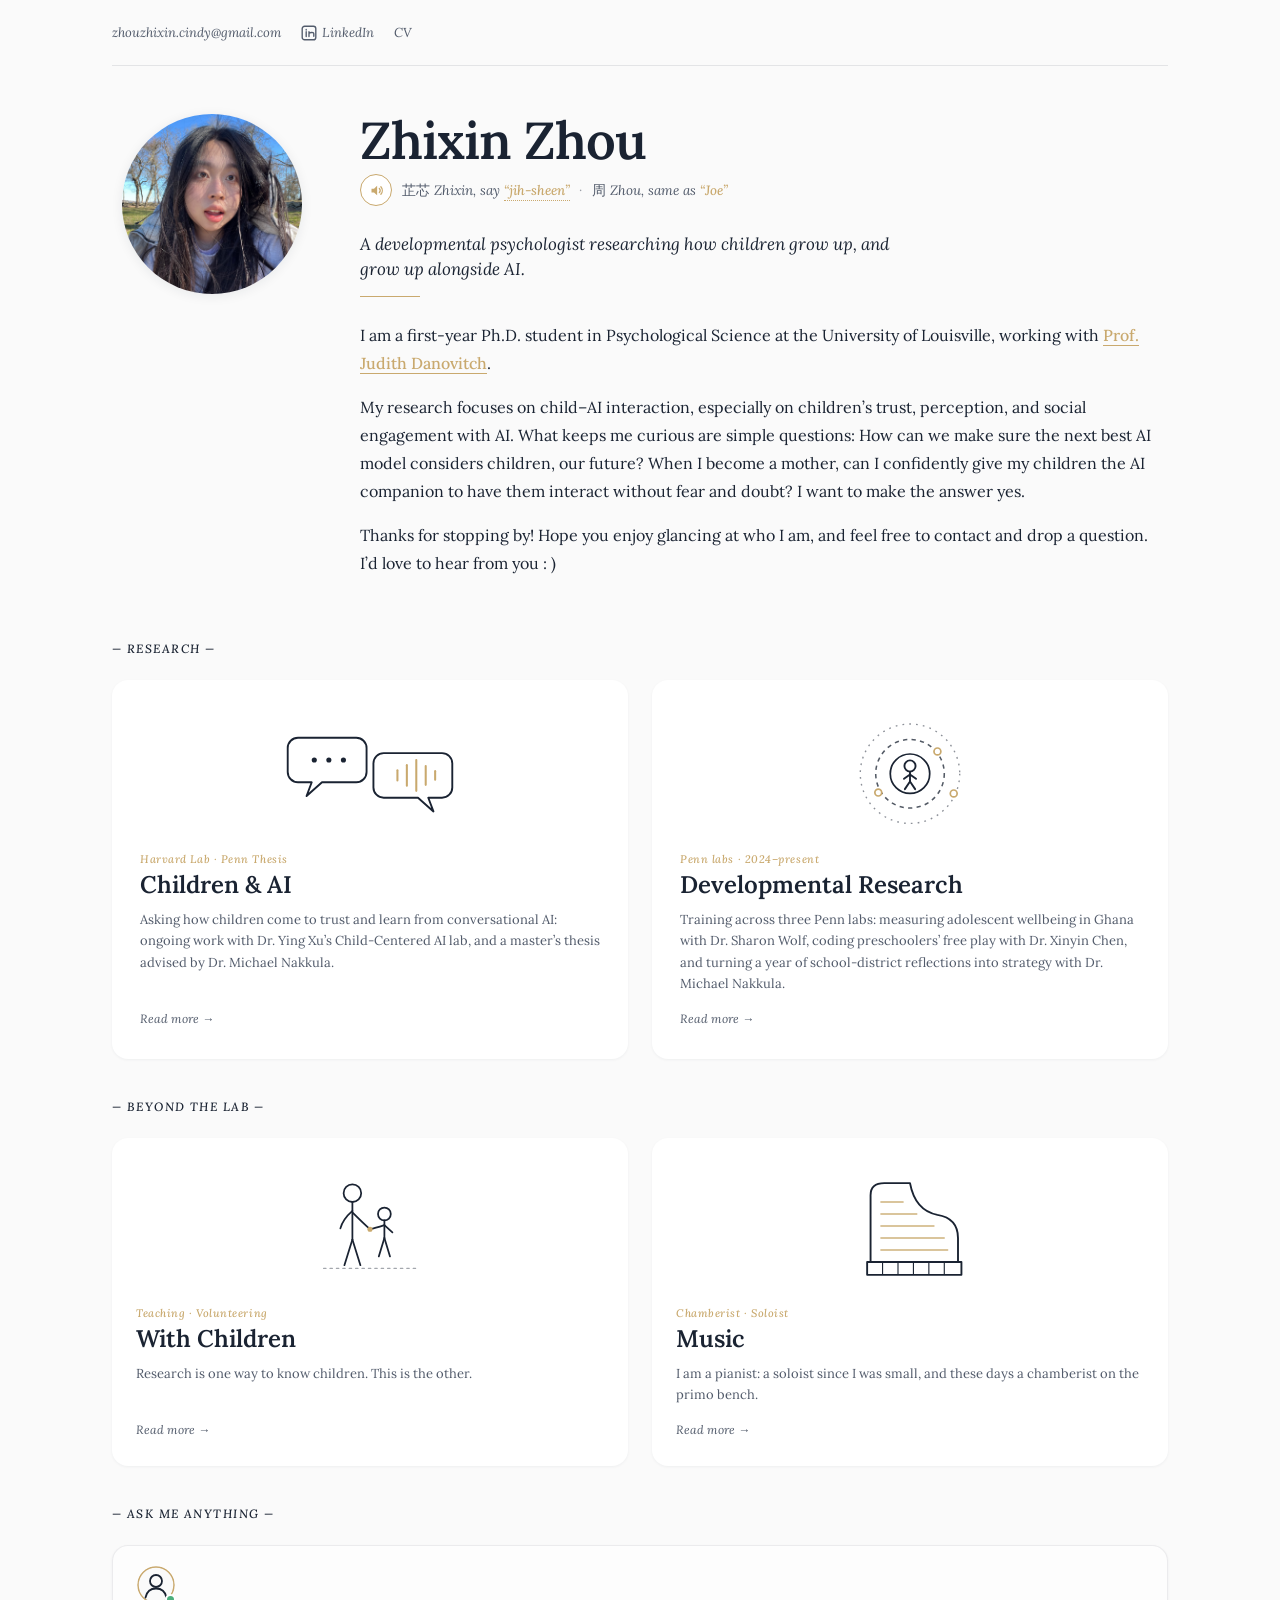
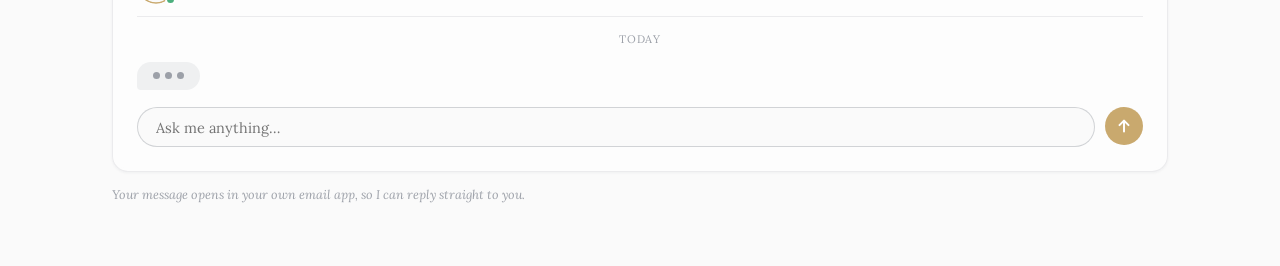
<file: index.html>
<!DOCTYPE html>
<html lang="en">
<head>
  <meta charset="UTF-8">
  <meta name="viewport" content="width=device-width, initial-scale=1.0">
  <title>Zhixin Zhou</title>
  <link rel="stylesheet" href="style.css">
  <link rel="preconnect" href="https://fonts.googleapis.com">
  <link rel="preconnect" href="https://fonts.gstatic.com" crossorigin>
  <link href="https://fonts.googleapis.com/css2?family=Lora:ital,wght@0,400;0,500;0,600;0,700;1,400;1,500;1,600&display=swap" rel="stylesheet">
</head>
<body>
<div class="container">

<!-- ── Top bar ── -->
<header class="topbar">
  <div class="topbar-left">
    <a href="mailto:zhouzhixin.cindy@gmail.com">zhouzhixin.cindy@gmail.com</a>
    <a href="https://www.linkedin.com/in/zhou-zhixin" target="_blank" rel="noopener">
      <svg viewBox="0 0 20 20" width="16" height="16" fill="none" stroke="#525B6B" stroke-width="1.7" stroke-linecap="round" stroke-linejoin="round">
        <rect x="1.5" y="1.5" width="17" height="17" rx="3"/>
        <line x1="6.5" y1="8.5" x2="6.5" y2="14.5"/>
        <line x1="6.5" y1="5.5" x2="6.5" y2="6.2"/>
        <path d="M10 8.5 v6 M10 11 c0-2 6-2.5 6 0 v3"/>
      </svg>
      LinkedIn
    </a>
    <a href="cv.pdf" target="_blank">CV</a>
  </div>
</header>

<!-- ── Hero (2 columns: photo | stacked content) ── -->
<section class="hero-section">

  <!-- Left column: photo only -->
  <div class="hero-left">
    <img src="zhixin_hero.JPEG?v=4" alt="Zhixin Zhou" class="hero-photo" />
  </div>

  <!-- Right column: name, pronunciation, tagline, credentials, divider, about -->
  <div class="hero-right">
    <h1 class="hero-name">Zhixin Zhou</h1>
    <div class="name-guide">
      <button class="say-btn" onclick="playName()" aria-label="Hear me say my name" title="Hear me say it">
        <svg viewBox="0 0 24 24" width="15" height="15" fill="none" stroke="#C9A96E" stroke-width="2" stroke-linecap="round" stroke-linejoin="round">
          <polygon points="4,9 8,9 13,4.5 13,19.5 8,15 4,15" fill="#C9A96E" stroke="none"/>
          <path d="M16.5 8.5 a5.5 5.5 0 0 1 0 7"/>
          <path d="M19 6 a9 9 0 0 1 0 12"/>
        </svg>
      </button>
      <span class="name-part"><span class="hanzi">芷芯</span>&nbsp;Zhixin, say <span class="say say-hint">&ldquo;jih-sheen&rdquo;</span></span>
      <span class="name-dot">&middot;</span>
      <span class="name-part"><span class="hanzi">周</span>&nbsp;Zhou, same as <span class="say">&ldquo;Joe&rdquo;</span></span>
    </div>
    <p class="name-detail">Zhi, like &ldquo;Jim&rdquo; without the &ldquo;m&rdquo; &middot; Xin, the same as &ldquo;sheen&rdquo;</p>
    <audio id="name-audio" src="audio/name-pronunciation.mp3" preload="none"></audio>
    <p class="hero-bio">A developmental psychologist researching how children grow up, and grow up alongside AI.</p>
    <div class="hero-divider"></div>
    <div class="hero-about">
      <p>I am a first-year Ph.D. student in Psychological Science at the University of Louisville, working with <a href="https://profiles.louisville.edu/j.danovitch" target="_blank" rel="noopener noreferrer">Prof. Judith Danovitch</a>.</p>
      <p>My research focuses on child&ndash;AI interaction, especially on children&rsquo;s trust, perception, and social engagement with AI. What keeps me curious are simple questions: How can we make sure the next best AI model considers children, our future? When I become a mother, can I confidently give my children the AI companion to have them interact without fear and doubt? I want to make the answer yes.</p>
      <p>Thanks for stopping by! Hope you enjoy glancing at who I am, and feel free to contact and drop a question. I&rsquo;d love to hear from you : )</p>
    </div>
  </div>

</section>

<!-- ── Research ── -->
<section class="cards-section">
  <p class="section-label">— Research —</p>
  <div class="cards-grid grid-2">

    <!-- Card 1: Children & AI -->
    <a class="card" href="childrenAI.html">
      <div class="card-icon">
        <svg viewBox="0 0 240 140" fill="none" xmlns="http://www.w3.org/2000/svg">
          <!-- child bubble -->
          <path d="M36,30 h68 a12,12 0 0 1 12,12 v28 a12,12 0 0 1 -12,12 h-40 l-18,16 6,-16 h-16 a12,12 0 0 1 -12,-12 v-28 a12,12 0 0 1 12,-12 z" stroke="#1A2332" stroke-width="2.2" stroke-linejoin="round" stroke-linecap="round"/>
          <circle cx="55" cy="56" r="3" fill="#1A2332"/>
          <circle cx="72" cy="56" r="3" fill="#1A2332"/>
          <circle cx="89" cy="56" r="3" fill="#1A2332"/>
          <!-- AI bubble -->
          <path d="M136,48 h68 a12,12 0 0 1 12,12 v28 a12,12 0 0 1 -12,12 h-16 l6,16 -18,-16 h-40 a12,12 0 0 1 -12,-12 v-28 a12,12 0 0 1 12,-12 z" stroke="#1A2332" stroke-width="2.2" stroke-linejoin="round" stroke-linecap="round"/>
          <!-- voice waveform -->
          <g stroke="#C9A96E" stroke-width="2.4" stroke-linecap="round">
            <line x1="152" y1="68" x2="152" y2="80"/>
            <line x1="163" y1="62" x2="163" y2="86"/>
            <line x1="174" y1="56" x2="174" y2="92"/>
            <line x1="185" y1="63" x2="185" y2="85"/>
            <line x1="196" y1="69" x2="196" y2="79"/>
          </g>
        </svg>
      </div>
      <p class="card-tag">Harvard Lab &middot; Penn Thesis</p>
      <h2 class="card-title">Children &amp; AI</h2>
      <p class="card-body">Asking how children come to trust and learn from conversational AI: ongoing work with Dr. Ying Xu&rsquo;s Child-Centered AI lab, and a master&rsquo;s thesis advised by Dr. Michael Nakkula.</p>
      <span class="read-more">Read more &rarr;</span>
    </a>

    <!-- Card 2: Developmental Research -->
    <a class="card" href="developmental.html">
      <div class="card-icon">
        <svg viewBox="0 0 240 140" fill="none" xmlns="http://www.w3.org/2000/svg">
          <!-- ecological rings around a child -->
          <circle cx="120" cy="72" r="58" stroke="#1A2332" stroke-width="1.6" stroke-dasharray="2,6" opacity="0.5"/>
          <circle cx="120" cy="72" r="40" stroke="#1A2332" stroke-width="1.8" stroke-dasharray="5,5" opacity="0.75"/>
          <circle cx="120" cy="72" r="23" stroke="#1A2332" stroke-width="2"/>
          <!-- child at center -->
          <g stroke="#1A2332" stroke-width="2.2" stroke-linecap="round">
            <circle cx="120" cy="63" r="6.5" fill="none"/>
            <line x1="120" y1="69.5" x2="120" y2="81"/>
            <line x1="120" y1="73" x2="113" y2="78"/>
            <line x1="120" y1="73" x2="127" y2="78"/>
            <line x1="120" y1="81" x2="114" y2="90"/>
            <line x1="120" y1="81" x2="126" y2="90"/>
          </g>
          <!-- context nodes on rings -->
          <circle cx="152" cy="46" r="4" fill="#FFFFFF" stroke="#C9A96E" stroke-width="2"/>
          <circle cx="83" cy="94" r="4" fill="#FFFFFF" stroke="#C9A96E" stroke-width="2"/>
          <circle cx="171" cy="95" r="4" fill="#FFFFFF" stroke="#C9A96E" stroke-width="2"/>
        </svg>
      </div>
      <p class="card-tag">Penn labs &middot; 2024&ndash;present</p>
      <h2 class="card-title">Developmental Research</h2>
      <p class="card-body">Training across three Penn labs: measuring adolescent wellbeing in Ghana with Dr. Sharon Wolf, coding preschoolers&rsquo; free play with Dr. Xinyin Chen, and turning a year of school-district reflections into strategy with Dr. Michael Nakkula.</p>
      <span class="read-more">Read more &rarr;</span>
    </a>

  </div>
</section>

<!-- ── Beyond the Lab ── -->
<section class="section-beyond">
  <p class="section-label">— Beyond the Lab —</p>
  <div class="cards-grid grid-2">

    <!-- Card B: With Children — three children in a circle -->
    <a class="card card-sm" href="with-children.html">
      <div class="card-icon">
        <svg viewBox="0 0 240 150" fill="none" xmlns="http://www.w3.org/2000/svg">
          <g stroke="#1A2332" stroke-width="2.2" stroke-linecap="round" fill="none">
            <!-- adult -->
            <circle cx="98" cy="34" r="11"/>
            <path d="M98,45 C98,62 98,78 98,92"/>
            <path d="M98,58 C106,66 113,73 120,79"/>
            <path d="M98,56 C90,63 85,70 83,78"/>
            <path d="M98,92 L88,124"/>
            <path d="M98,92 L108,124"/>
            <!-- child -->
            <circle cx="138" cy="60" r="8"/>
            <path d="M138,68 C138,76 138,84 138,90"/>
            <path d="M138,74 C132,76 126,78 120,79"/>
            <path d="M138,74 L148,83"/>
            <path d="M138,90 L131,113"/>
            <path d="M138,90 L145,113"/>
          </g>
          <!-- joined hands -->
          <circle cx="120" cy="79" r="3.2" fill="#C9A96E"/>
          <!-- ground -->
          <line x1="62" y1="128" x2="178" y2="128" stroke="#1A2332" stroke-width="1.5" stroke-dasharray="3,5" opacity="0.4" stroke-linecap="round"/>
        </svg>
      </div>
      <p class="card-tag">Teaching &middot; Volunteering</p>
      <h2 class="card-title card-title-sm">With Children</h2>
      <p class="card-body">Research is one way to know children. This is the other.</p>
      <span class="read-more">Read more &rarr;</span>
    </a>

    <!-- Card C: Music — piano keys only, centered -->
    <a class="card card-sm" href="music.html">
      <div class="card-icon">
        <svg viewBox="0 0 240 140" fill="none" xmlns="http://www.w3.org/2000/svg">
          <!-- grand piano, top view -->
          <path d="M74,112 L74,34 Q74,20 90,20 L120,20 Q126,52 152,57 Q176,61 176,84 L176,112 Z" stroke="#1A2332" stroke-width="2.2" stroke-linejoin="round" stroke-linecap="round"/>
          <!-- keyboard strip -->
          <rect x="70" y="112" width="110" height="15" stroke="#1A2332" stroke-width="2.2" stroke-linejoin="round"/>
          <g stroke="#1A2332" stroke-width="1.3">
            <line x1="88" y1="112" x2="88" y2="127"/>
            <line x1="106" y1="112" x2="106" y2="127"/>
            <line x1="124" y1="112" x2="124" y2="127"/>
            <line x1="142" y1="112" x2="142" y2="127"/>
            <line x1="160" y1="112" x2="160" y2="127"/>
          </g>
          <!-- strings -->
          <g stroke="#C9A96E" stroke-width="1.5" stroke-linecap="round" opacity="0.9">
            <line x1="86" y1="98" x2="164" y2="98"/>
            <line x1="86" y1="84" x2="160" y2="84"/>
            <line x1="86" y1="70" x2="148" y2="70"/>
            <line x1="86" y1="56" x2="128" y2="56"/>
            <line x1="86" y1="42" x2="112" y2="42"/>
          </g>
        </svg>
      </div>
      <p class="card-tag">Chamberist &middot; Soloist</p>
      <h2 class="card-title card-title-sm">Music</h2>
      <p class="card-body">I am a pianist: a soloist since I was small, and these days a chamberist on the primo bench.</p>
      <span class="read-more">Read more &rarr;</span>
    </a>

  </div>
</section>

<!-- ── Ask Me Anything ── -->
<section class="cards-section ama-section">
  <p class="section-label">&mdash; Ask Me Anything &mdash;</p>

  <div class="ama-chat" id="ama-chat">
    <div class="ama-head">
      <span class="ama-avatar-wrap">
        <svg class="ama-avatar" viewBox="0 0 38 38" xmlns="http://www.w3.org/2000/svg" role="img" aria-label="Zhixin">
          <circle cx="19" cy="19" r="18" fill="#FAFAFA" stroke="#C9A96E" stroke-width="1.5"/>
          <circle cx="19" cy="15" r="6" fill="none" stroke="#1A2332" stroke-width="1.8"/>
          <path d="M8.5 31.5 C10 24.5 14 22.5 19 22.5 C24 22.5 28 24.5 29.5 31.5" fill="none" stroke="#1A2332" stroke-width="1.8" stroke-linecap="round"/>
        </svg>
      </span>
    </div>
    <p class="ama-day">Today</p>
    <div class="ama-bubble ama-in ama-seq">Hi! You made it all the way down my website.</div>
    <div class="ama-bubble ama-in ama-seq">Want to trade ideas about children and AI? Play four-hand piano with me?&hellip; Ask away. I read everything, and I reply!</div>
    <div class="ama-bubble ama-in ama-typing" id="ama-typing" aria-hidden="true"><span></span><span></span><span></span></div>
    <div id="ama-thread"></div>
    <form class="ama-inputrow" onsubmit="return amaSend();">
      <input id="ama-input" type="text" maxlength="500" placeholder="Ask me anything&hellip;" autocomplete="off">
      <button type="submit" aria-label="Send">
        <svg viewBox="0 0 20 20" width="18" height="18" fill="none" stroke="#FFFFFF" stroke-width="2.2" stroke-linecap="round" stroke-linejoin="round">
          <line x1="10" y1="16" x2="10" y2="5"/>
          <polyline points="5,9 10,4 15,9"/>
        </svg>
      </button>
    </form>
  </div>
  <p class="ama-note">Your message opens in your own email app, so I can reply straight to you.</p>
</section>

</div>

<script>
// AMA: bubbles arrive like a real conversation when the chat scrolls into view
(function () {
  var chat = document.getElementById('ama-chat');
  var bubbles = chat.querySelectorAll('.ama-seq');
  var typing = document.getElementById('ama-typing');
  if (!('IntersectionObserver' in window)) return;

  bubbles.forEach(function (b) { b.classList.add('ama-hidden'); });

  var played = false;
  var io = new IntersectionObserver(function (entries) {
    if (played || !entries[0].isIntersecting) return;
    played = true;
    io.disconnect();

    var delay = 300;
    bubbles.forEach(function (b, i) {
      setTimeout(function () { typing.classList.add('ama-typing-on'); }, delay);
      delay += 900 + i * 300;
      setTimeout(function () {
        typing.classList.remove('ama-typing-on');
        b.classList.remove('ama-hidden');
        b.classList.add('ama-pop');
      }, delay);
      delay += 400;
    });
  }, { threshold: 0.35 });

  io.observe(chat);
})();

function playName() {
  var a = document.getElementById('name-audio');
  a.play().catch(function() {
    var btn = document.querySelector('.say-btn');
    btn.title = 'Recording coming soon!';
  });
}

function amaSend() {
  var input = document.getElementById('ama-input');
  var text = input.value.trim();
  if (!text) return false;

  var thread = document.getElementById('ama-thread');
  var out = document.createElement('div');
  out.className = 'ama-bubble ama-out ama-pop';
  out.textContent = text;
  thread.appendChild(out);

  var reply = document.createElement('div');
  reply.className = 'ama-bubble ama-in ama-pop';
  reply.textContent = 'Got it — your mail app is opening. Hit send there and it lands in my inbox!';
  thread.appendChild(reply);

  input.value = '';
  window.location.href = 'mailto:zhouzhixin.cindy@gmail.com?subject=' +
    encodeURIComponent('Ask me anything (from your website)') +
    '&body=' + encodeURIComponent(text);
  return false;
}
</script>
</body>
</html>
</file>
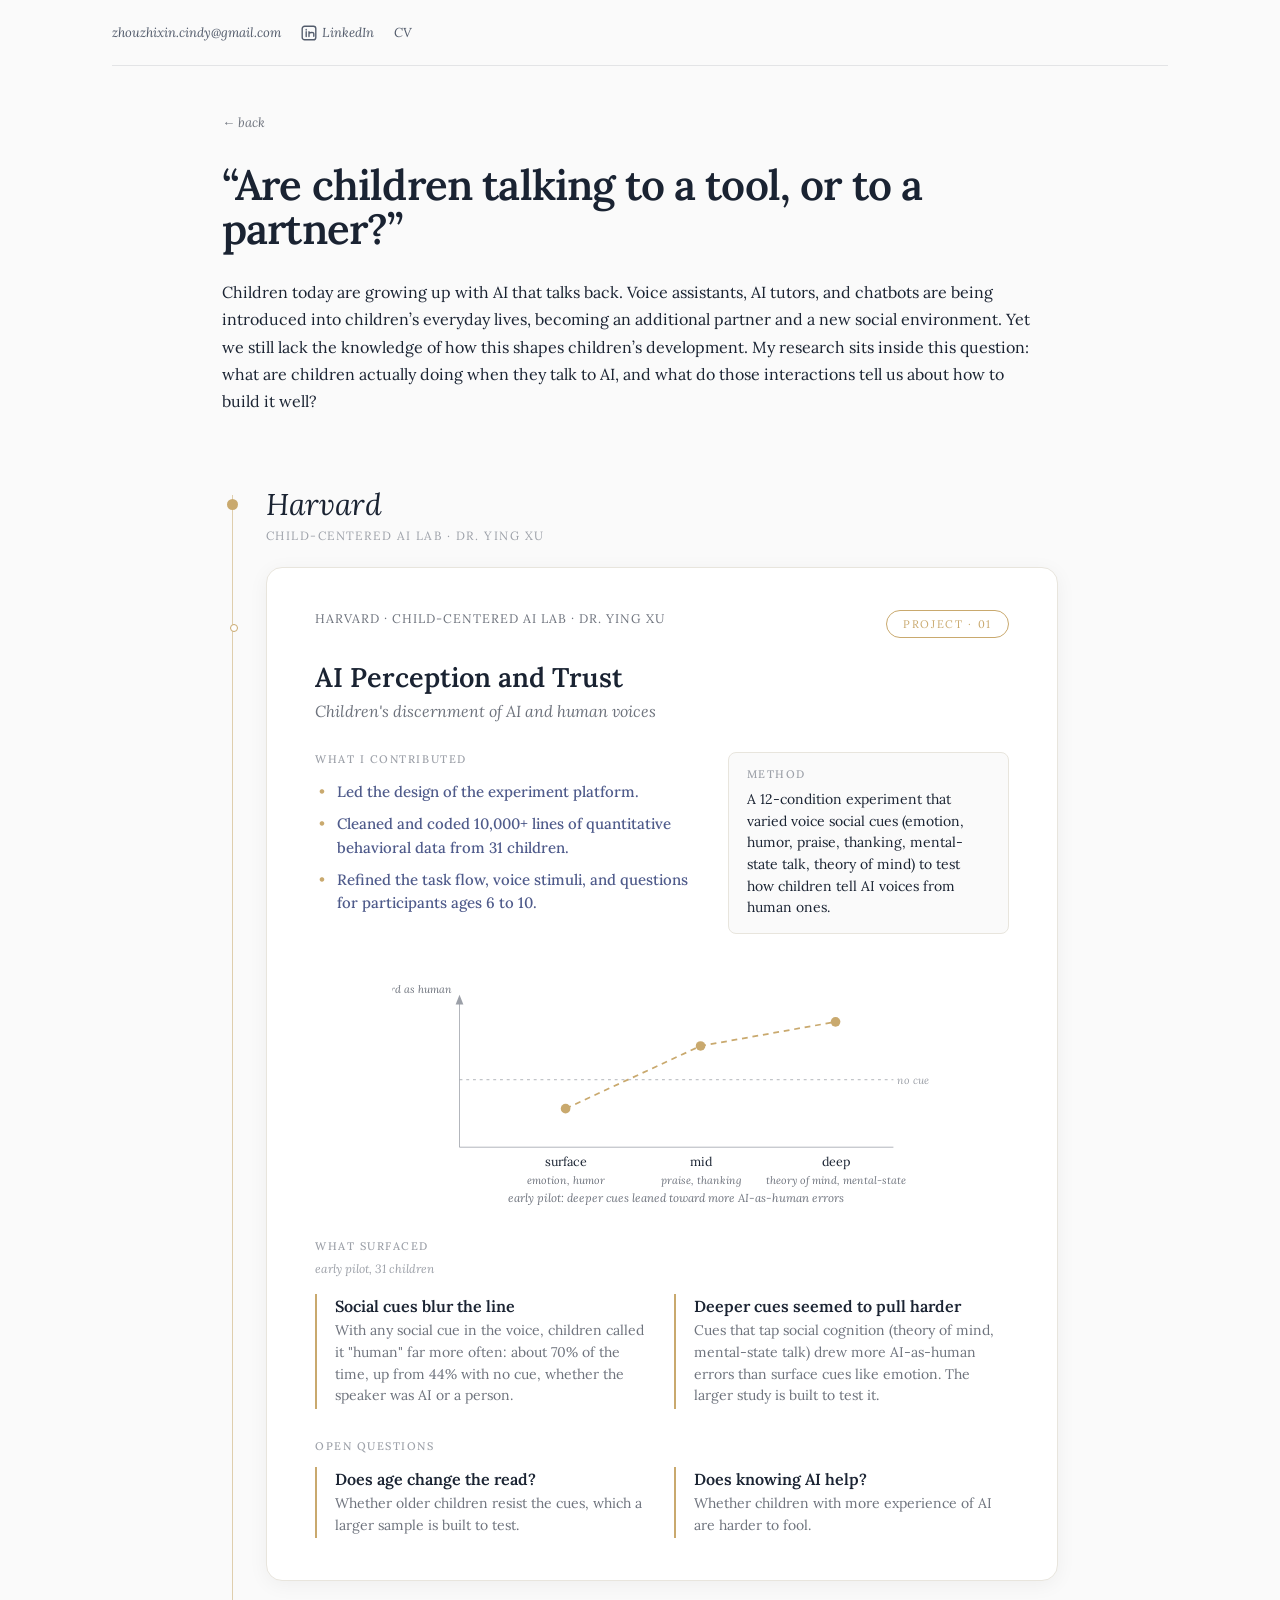
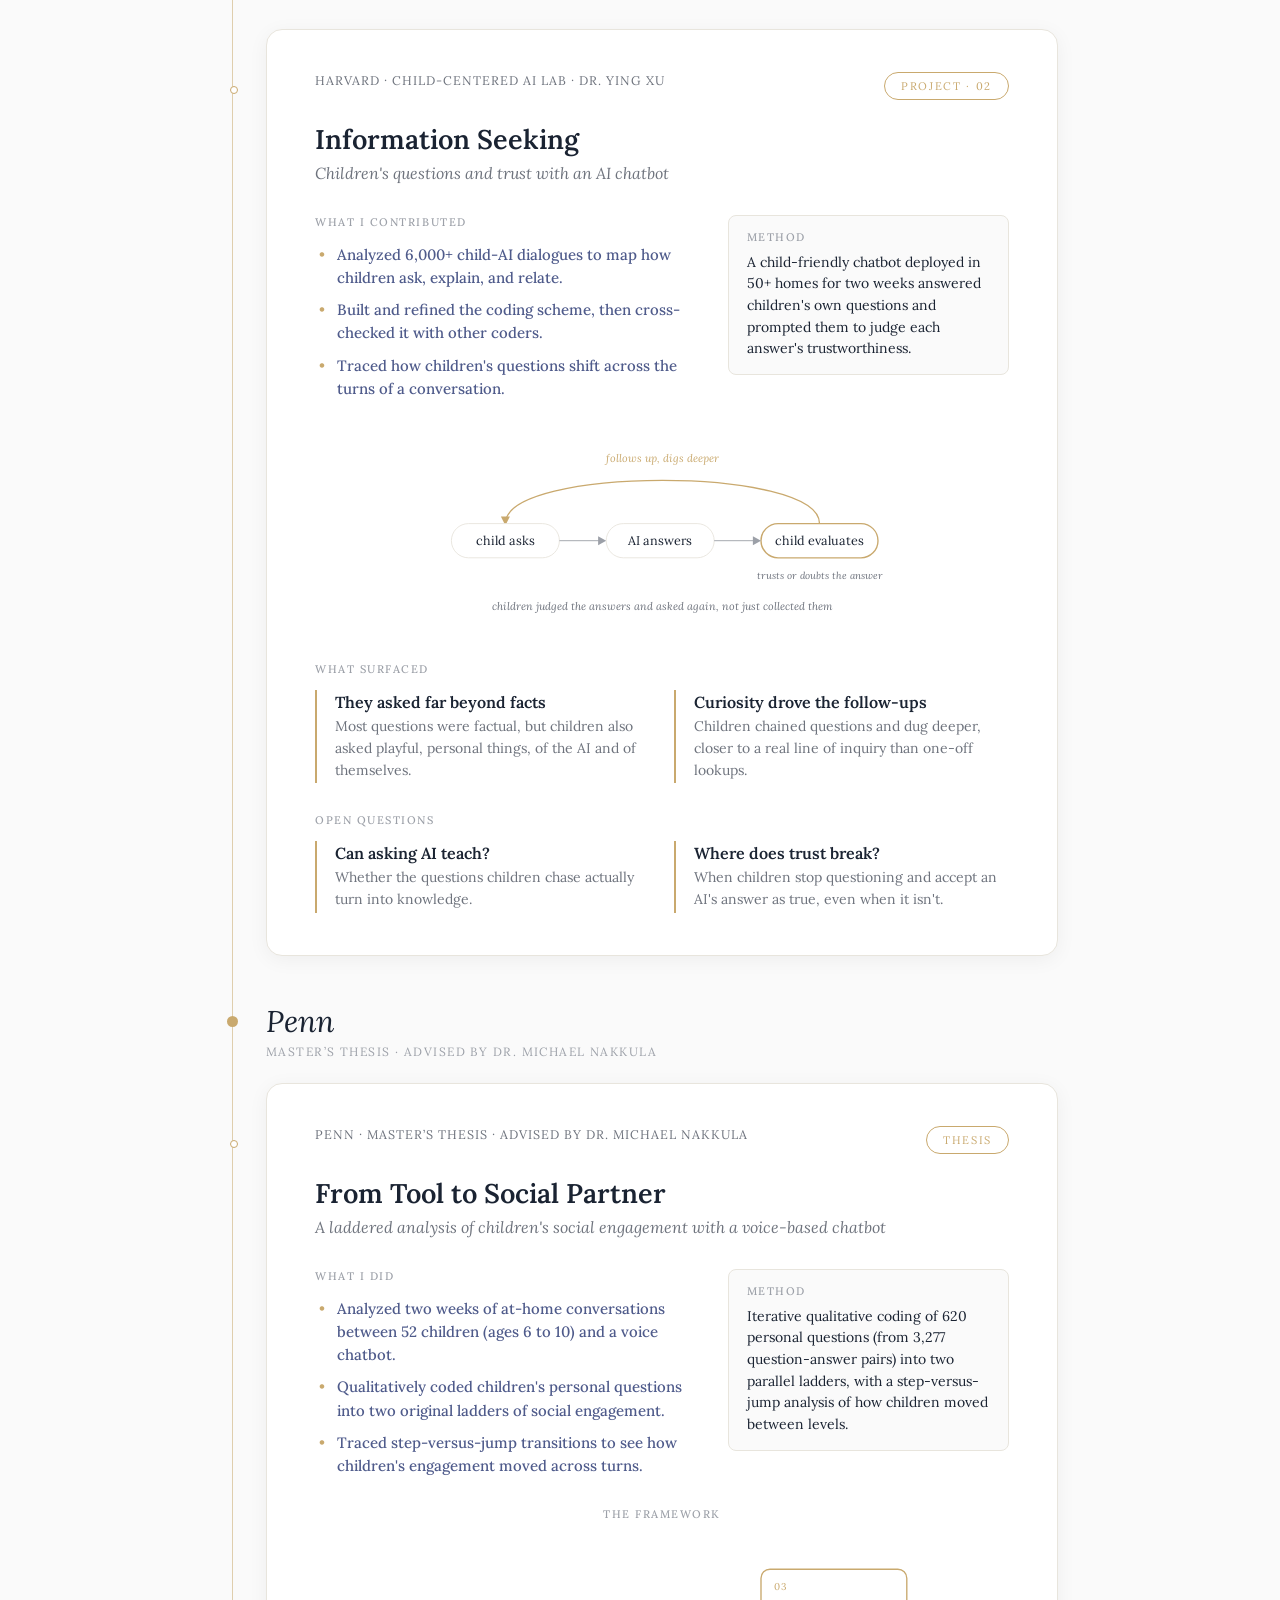
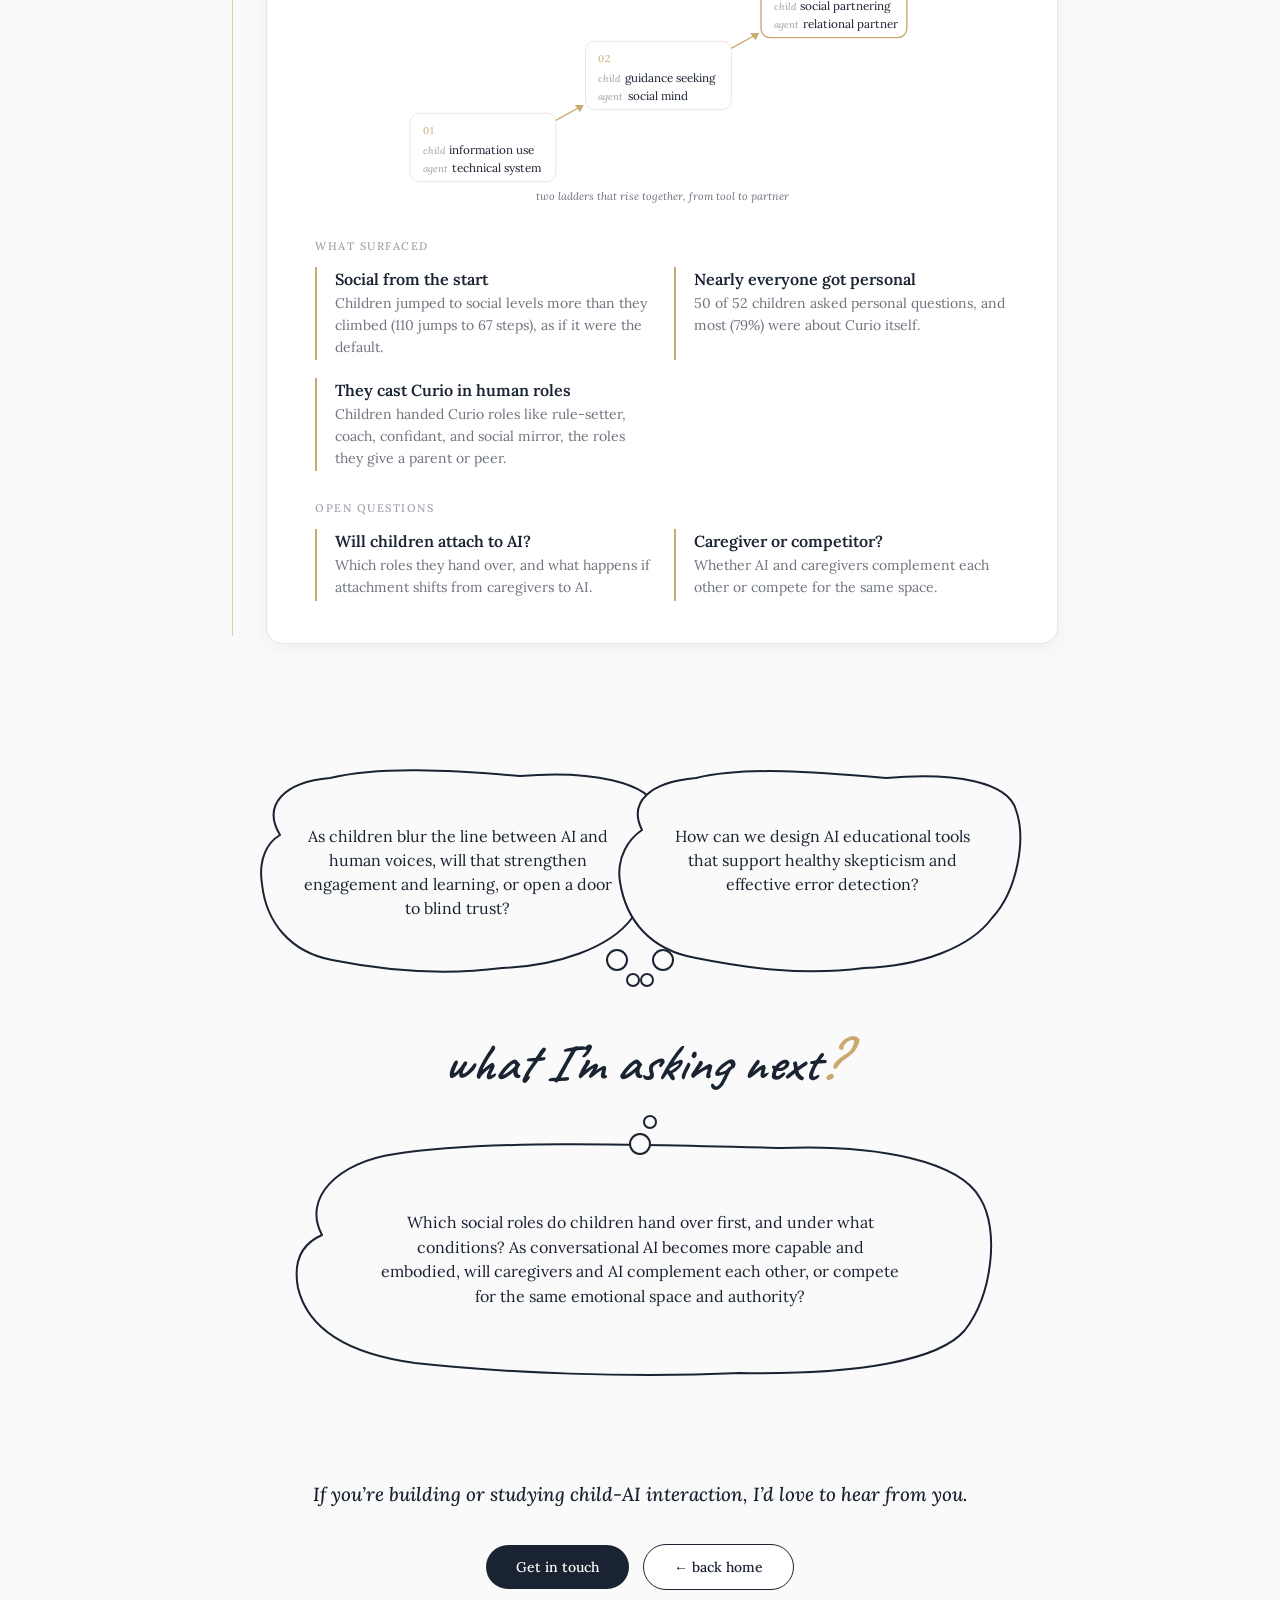
<file: childrenAI.html>
<!DOCTYPE html>
<html lang="en">
<head>
<meta charset="UTF-8">
<meta name="viewport" content="width=device-width, initial-scale=1.0">
<title>Children &amp; AI &middot; Zhixin Zhou</title>
<link rel="preconnect" href="https://fonts.googleapis.com">
<link rel="preconnect" href="https://fonts.gstatic.com" crossorigin>
<link href="https://fonts.googleapis.com/css2?family=Caveat:wght@500;600;700&display=swap" rel="stylesheet">
<link href="https://fonts.googleapis.com/css2?family=Lora:ital,wght@0,400;0,500;0,600;0,700;1,400;1,500;1,600&display=swap" rel="stylesheet">
<style>
*, *::before, *::after { box-sizing: border-box; margin: 0; padding: 0; }

body {
  background: #FAFAFA;
  color: #1A2332;
  font-family: 'Lora', Georgia, serif;
  -webkit-font-smoothing: antialiased;
}

/* ── Top bar ── */
.topbar-wrap {
  max-width: 1200px;
  margin: 0 auto;
  padding: 0 4.5rem;
}
.topbar {
  display: flex;
  justify-content: space-between;
  align-items: center;
  padding: 1.5rem 0;
  border-bottom: 1px solid rgba(26, 35, 50, 0.1);
}
.topbar-left {
  display: flex;
  align-items: center;
  gap: 1.25rem;
}
.topbar-left a {
  font-style: italic;
  font-size: 13px;
  color: #525B6B;
  text-decoration: none;
  display: flex;
  align-items: center;
  gap: 5px;
}
.topbar-left a:hover { text-decoration: underline; text-underline-offset: 3px; }

/* ── Layout ── */
.container { max-width: 980px; margin: 0 auto; padding: 3rem 4.5rem; }

.back-link {
  font-size: 13px;
  font-style: italic;
  color: #6E737D;
  text-decoration: none;
  display: block;
  margin-bottom: 2rem;
}

.page-title {
  font-weight: 600;
  font-size: 42px;
  letter-spacing: -0.02em;
  line-height: 1.05;
  color: #1A2332;
  margin-bottom: 1.75rem;
}

.page-subtitle {
  font-style: italic;
  font-size: 14px;
  color: #1A2332;
  margin-bottom: 1.75rem;
}

.page-intro {
  font-size: 16px;
  line-height: 1.7;
  color: #1A2332;
  margin: 0 0 72px 0;
  max-width: 820px;
}

/* ── Research thread (spine + cases) ── */
.thread {
  position: relative;
  padding-left: 44px;
  margin-bottom: 96px;
}
.thread::before {
  content: '';
  position: absolute;
  left: 10px;
  top: 8px;
  bottom: 8px;
  width: 1px;
  background: #C9A96E;
  opacity: 0.55;
}

.inst-label {
  position: relative;
  margin: 0 0 24px;
}
.inst-label::before {
  content: '';
  position: absolute;
  left: -39px;
  top: 12px;
  width: 11px;
  height: 11px;
  border-radius: 50%;
  background: #C9A96E;
}
.inst-name {
  font-size: 30px;
  font-style: italic;
  color: #1A2332;
  line-height: 1.15;
}
.inst-sub {
  font-size: 12px;
  letter-spacing: 0.12em;
  color: #9CA0A8;
  text-transform: uppercase;
  margin-top: 6px;
}

.case {
  position: relative;
  background: #FFFFFF;
  border: 1px solid #E8E5DD;
  border-radius: 16px;
  padding: 42px 48px;
  margin-bottom: 48px;
  box-shadow: 0 4px 20px rgba(0,0,0,0.05);
}
.case::before {
  content: '';
  position: absolute;
  left: -37.5px;
  top: 56px;
  width: 8px;
  height: 8px;
  border-radius: 50%;
  background: #FFFFFF;
  border: 1.5px solid #C9A96E;
}

.case-head {
  display: flex;
  justify-content: space-between;
  align-items: flex-start;
  gap: 20px;
  margin-bottom: 22px;
}
.case-eyebrow {
  font-size: 12.5px;
  letter-spacing: 0.08em;
  color: #6E737D;
  text-transform: uppercase;
}
.case-chip {
  font-size: 11px;
  letter-spacing: 0.15em;
  text-transform: uppercase;
  color: #C9A96E;
  border: 1px solid #C9A96E;
  border-radius: 999px;
  padding: 6px 16px;
  white-space: nowrap;
  flex-shrink: 0;
}

.case h2 {
  font-size: 27px;
  font-weight: 600;
  color: #1A2332;
  margin: 0 0 6px;
}
.case-sub {
  font-size: 16px;
  font-style: italic;
  color: #6E737D;
  margin-bottom: 30px;
  line-height: 1.4;
}

.case-cols {
  display: grid;
  grid-template-columns: 1.15fr 0.85fr;
  gap: 32px;
  align-items: start;
  margin-bottom: 30px;
}

.modal-eyebrow {
  font-size: 11px;
  letter-spacing: 0.14em;
  color: #9CA0A8;
  text-transform: uppercase;
  font-weight: 500;
  margin-bottom: 14px;
}

.contrib-list { list-style: none; margin: 0; padding: 0; }
.contrib-list li {
  position: relative;
  padding-left: 22px;
  margin: 0 0 9px;
  font-weight: 500;
  font-size: 15px;
  line-height: 1.55;
  color: #4F5B8B;
}
.contrib-list li:last-child { margin-bottom: 0; }
.contrib-list li::before { content: "\2022"; position: absolute; left: 4px; top: 0; color: #C9A96E; }

.method-box {
  background: #FAFAFA;
  border: 0.5px solid #E8E5DD;
  border-radius: 8px;
  padding: 14px 18px;
}
.method-box .modal-eyebrow { margin-bottom: 8px; }
.method-text { font-size: 14px; line-height: 1.55; color: #1A2332; }

.discern-diagram { display: block; width: 100%; max-width: 540px; margin: 0 auto 34px; }

.pilot-note { font-style: italic; font-size: 12px; color: #9CA0A8; margin: -6px 0 18px; }

.finding-grid {
  display: grid;
  grid-template-columns: 1fr 1fr;
  gap: 18px 24px;
  margin-bottom: 30px;
}
.finding { border-left: 2px solid #C9A96E; padding: 2px 0 2px 18px; }
.finding-title { font-weight: 600; font-size: 16px; color: #1A2332; margin: 0 0 4px; }
.finding-text { font-size: 14px; line-height: 1.55; color: #6E737D; margin: 0; }

.finding-grid:last-child { margin-bottom: 0; }

/* ── Responsive ── */
@media (max-width: 900px) {
  .topbar-wrap { padding: 0 1.5rem; }
  .container { padding: 2rem 1.5rem; }
  .thread { padding-left: 0; }
  .thread::before { display: none; }
  .inst-label::before, .case::before { display: none; }
  .case { padding: 28px 22px; }
  .case-cols { grid-template-columns: 1fr; gap: 24px; }
  .finding-grid { grid-template-columns: 1fr; }

  .asking-section {
    height: auto !important;
    margin-bottom: 60px !important;
    display: flex !important;
    flex-direction: column !important;
    align-items: center !important;
    gap: 28px;
  }
  .asking-heading-wrap {
    position: relative !important;
    top: auto !important;
    left: auto !important;
    transform: none !important;
    margin-bottom: 4px;
    order: -1;
  }
  .bubble-wrap {
    position: relative !important;
    top: auto !important;
    left: auto !important;
    right: auto !important;
    bottom: auto !important;
    transform: none !important;
    width: 92% !important;
    max-width: 500px !important;
  }
  .bubble-text { font-size: 14px !important; }
}

@media (max-width: 600px) {
  .page-h1 { font-size: 28px !important; }
  .asking-heading { font-size: 38px !important; }
  .asking-gold { font-size: 46px !important; }
}
</style>
</head>
<body>

<!-- ── Top bar ── -->
<div class="topbar-wrap">
  <header class="topbar">
    <div class="topbar-left">
      <a href="mailto:zhouzhixin.cindy@gmail.com">zhouzhixin.cindy@gmail.com</a>
      <a href="https://www.linkedin.com/in/zhou-zhixin" target="_blank" rel="noopener">
        <svg viewBox="0 0 20 20" width="16" height="16" fill="none" stroke="#525B6B" stroke-width="1.7" stroke-linecap="round" stroke-linejoin="round">
          <rect x="1.5" y="1.5" width="17" height="17" rx="3"/>
          <line x1="6.5" y1="8.5" x2="6.5" y2="14.5"/>
          <line x1="6.5" y1="5.5" x2="6.5" y2="6.2"/>
          <path d="M10 8.5 v6 M10 11 c0-2 6-2.5 6 0 v3"/>
        </svg>
        LinkedIn
      </a>
      <a href="cv.pdf" target="_blank">CV</a>
    </div>
  </header>
</div>

<!-- ── Main content ── -->
<main class="container">

  <a class="back-link" href="index.html">&larr; back</a>

  <h1 class="page-title">&ldquo;Are children talking to a tool, or to a partner?&rdquo;</h1>

  <p class="page-intro">
    Children today are growing up with AI that talks back. Voice assistants, AI tutors, and chatbots are being introduced into children&rsquo;s everyday lives, becoming an additional partner and a new social environment. Yet we still lack the knowledge of how this shapes children&rsquo;s development. My research sits inside this question: what are children actually doing when they talk to AI, and what do those interactions tell us about how to build it well?
  </p>

  <!-- ── Research thread ── -->
  <div class="thread">

    <!-- ═══ Harvard ═══ -->
    <div class="inst-label">
      <div class="inst-name">Harvard</div>
      <div class="inst-sub">Child-Centered AI Lab &middot; Dr. Ying Xu</div>
    </div>

    <!-- Case 1: AI Perception and Trust -->
    <section class="case">
      <div class="case-head">
        <div class="case-eyebrow">Harvard &middot; Child-Centered AI Lab &middot; Dr. Ying Xu</div>
        <div class="case-chip">Project &middot; 01</div>
      </div>
      <h2>AI Perception and Trust</h2>
      <div class="case-sub">Children's discernment of AI and human voices</div>

      <div class="case-cols">
        <div>
          <div class="modal-eyebrow">What I Contributed</div>
          <ul class="contrib-list">
            <li>Led the design of the experiment platform.</li>
            <li>Cleaned and coded 10,000+ lines of quantitative behavioral data from 31 children.</li>
            <li>Refined the task flow, voice stimuli, and questions for participants ages 6 to 10.</li>
          </ul>
        </div>
        <div class="method-box">
          <div class="modal-eyebrow">Method</div>
          <div class="method-text">A 12-condition experiment that varied voice social cues (emotion, humor, praise, thanking, mental-state talk, theory of mind) to test how children tell AI voices from human ones.</div>
        </div>
      </div>

      <svg class="discern-diagram" viewBox="0 0 560 250" role="img" aria-label="Early pilot pattern: AI-as-human errors leaned higher as cues reached deeper into social cognition.">
        <line x1="70" y1="35" x2="70" y2="190" stroke="#9CA0A8" stroke-width="0.8"/>
        <polygon points="70,32 66,42 74,42" fill="#9CA0A8"/>
        <text x="62" y="30" text-anchor="end" font-family="Lora, serif" font-style="italic" font-size="11" fill="#6E737D">AI heard as human</text>
        <line x1="70" y1="190" x2="520" y2="190" stroke="#9CA0A8" stroke-width="0.8"/>
        <line x1="70" y1="120" x2="520" y2="120" stroke="#9CA0A8" stroke-width="0.8" stroke-dasharray="3 4"/>
        <text x="524" y="124" font-family="Lora, serif" font-style="italic" font-size="11" fill="#9CA0A8">no cue</text>
        <polyline points="180,150 320,85 460,60" fill="none" stroke="#C9A96E" stroke-width="1.8" stroke-dasharray="6 5"/>
        <circle cx="180" cy="150" r="5" fill="#C9A96E"/>
        <circle cx="320" cy="85" r="5" fill="#C9A96E"/>
        <circle cx="460" cy="60" r="5" fill="#C9A96E"/>
        <text x="180" y="210" text-anchor="middle" font-family="Lora, serif" font-size="13" fill="#1A2332">surface</text>
        <text x="180" y="228" text-anchor="middle" font-family="Lora, serif" font-style="italic" font-size="11" fill="#6E737D">emotion, humor</text>
        <text x="320" y="210" text-anchor="middle" font-family="Lora, serif" font-size="13" fill="#1A2332">mid</text>
        <text x="320" y="228" text-anchor="middle" font-family="Lora, serif" font-style="italic" font-size="11" fill="#6E737D">praise, thanking</text>
        <text x="460" y="210" text-anchor="middle" font-family="Lora, serif" font-size="13" fill="#1A2332">deep</text>
        <text x="460" y="228" text-anchor="middle" font-family="Lora, serif" font-style="italic" font-size="11" fill="#6E737D">theory of mind, mental-state</text>
        <text x="295" y="247" text-anchor="middle" font-family="Lora, serif" font-style="italic" font-size="12" fill="#6E737D">early pilot: deeper cues leaned toward more AI-as-human errors</text>
      </svg>

      <div class="modal-eyebrow">What Surfaced</div>
      <p class="pilot-note">early pilot, 31 children</p>
      <div class="finding-grid">
        <div class="finding">
          <p class="finding-title">Social cues blur the line</p>
          <p class="finding-text">With any social cue in the voice, children called it "human" far more often: about 70% of the time, up from 44% with no cue, whether the speaker was AI or a person.</p>
        </div>
        <div class="finding">
          <p class="finding-title">Deeper cues seemed to pull harder</p>
          <p class="finding-text">Cues that tap social cognition (theory of mind, mental-state talk) drew more AI-as-human errors than surface cues like emotion. The larger study is built to test it.</p>
        </div>
      </div>

      <div class="modal-eyebrow">Open Questions</div>
      <div class="finding-grid">
        <div class="finding">
          <p class="finding-title">Does age change the read?</p>
          <p class="finding-text">Whether older children resist the cues, which a larger sample is built to test.</p>
        </div>
        <div class="finding">
          <p class="finding-title">Does knowing AI help?</p>
          <p class="finding-text">Whether children with more experience of AI are harder to fool.</p>
        </div>
      </div>
    </section>

    <!-- Case 2: Information Seeking -->
    <section class="case">
      <div class="case-head">
        <div class="case-eyebrow">Harvard &middot; Child-Centered AI Lab &middot; Dr. Ying Xu</div>
        <div class="case-chip">Project &middot; 02</div>
      </div>
      <h2>Information Seeking</h2>
      <div class="case-sub">Children's questions and trust with an AI chatbot</div>

      <div class="case-cols">
        <div>
          <div class="modal-eyebrow">What I Contributed</div>
          <ul class="contrib-list">
            <li>Analyzed 6,000+ child-AI dialogues to map how children ask, explain, and relate.</li>
            <li>Built and refined the coding scheme, then cross-checked it with other coders.</li>
            <li>Traced how children's questions shift across the turns of a conversation.</li>
          </ul>
        </div>
        <div class="method-box">
          <div class="modal-eyebrow">Method</div>
          <div class="method-text">A child-friendly chatbot deployed in 50+ homes for two weeks answered children's own questions and prompted them to judge each answer's trustworthiness.</div>
        </div>
      </div>

      <svg class="discern-diagram" viewBox="0 0 600 220" role="img" aria-label="Children asked, the AI answered, children evaluated, then followed up and dug deeper.">
        <path d="M475,104 C475,40 126,40 126,104" fill="none" stroke="#C9A96E" stroke-width="1.5"/>
        <polygon points="126,106 121,96 131,96" fill="#C9A96E"/>
        <text x="300" y="36" text-anchor="middle" font-family="Lora, serif" font-style="italic" font-size="12" fill="#C9A96E">follows up, digs deeper</text>
        <rect x="66" y="104" width="120" height="38" rx="19" fill="#FFFFFF" stroke="#E8E5DD" stroke-width="1"/>
        <text x="126" y="128" text-anchor="middle" font-family="Lora, serif" font-size="14" fill="#1A2332">child asks</text>
        <rect x="238" y="104" width="120" height="38" rx="19" fill="#FFFFFF" stroke="#E8E5DD" stroke-width="1"/>
        <text x="298" y="128" text-anchor="middle" font-family="Lora, serif" font-size="14" fill="#1A2332">AI answers</text>
        <rect x="410" y="104" width="130" height="38" rx="19" fill="#FFFFFF" stroke="#C9A96E" stroke-width="1.5"/>
        <text x="475" y="128" text-anchor="middle" font-family="Lora, serif" font-size="14" fill="#1A2332">child evaluates</text>
        <line x1="186" y1="123" x2="232" y2="123" stroke="#9CA0A8" stroke-width="1"/>
        <polygon points="238,123 229,118 229,128" fill="#9CA0A8"/>
        <line x1="358" y1="123" x2="404" y2="123" stroke="#9CA0A8" stroke-width="1"/>
        <polygon points="410,123 401,118 401,128" fill="#9CA0A8"/>
        <text x="475" y="166" text-anchor="middle" font-family="Lora, serif" font-style="italic" font-size="11" fill="#6E737D">trusts or doubts the answer</text>
        <text x="300" y="200" text-anchor="middle" font-family="Lora, serif" font-style="italic" font-size="12" fill="#6E737D">children judged the answers and asked again, not just collected them</text>
      </svg>

      <div class="modal-eyebrow">What Surfaced</div>
      <div class="finding-grid">
        <div class="finding">
          <p class="finding-title">They asked far beyond facts</p>
          <p class="finding-text">Most questions were factual, but children also asked playful, personal things, of the AI and of themselves.</p>
        </div>
        <div class="finding">
          <p class="finding-title">Curiosity drove the follow-ups</p>
          <p class="finding-text">Children chained questions and dug deeper, closer to a real line of inquiry than one-off lookups.</p>
        </div>
      </div>

      <div class="modal-eyebrow">Open Questions</div>
      <div class="finding-grid">
        <div class="finding">
          <p class="finding-title">Can asking AI teach?</p>
          <p class="finding-text">Whether the questions children chase actually turn into knowledge.</p>
        </div>
        <div class="finding">
          <p class="finding-title">Where does trust break?</p>
          <p class="finding-text">When children stop questioning and accept an AI's answer as true, even when it isn't.</p>
        </div>
      </div>
    </section>

    <!-- ═══ Penn ═══ -->
    <div class="inst-label">
      <div class="inst-name">Penn</div>
      <div class="inst-sub">Master&rsquo;s Thesis &middot; Advised by Dr. Michael Nakkula</div>
    </div>

    <!-- Case 3: Thesis -->
    <section class="case">
      <div class="case-head">
        <div class="case-eyebrow">Penn &middot; Master&rsquo;s Thesis &middot; Advised by Dr. Michael Nakkula</div>
        <div class="case-chip">Thesis</div>
      </div>
      <h2>From Tool to Social Partner</h2>
      <div class="case-sub">A laddered analysis of children's social engagement with a voice-based chatbot</div>

      <div class="case-cols">
        <div>
          <div class="modal-eyebrow">What I Did</div>
          <ul class="contrib-list">
            <li>Analyzed two weeks of at-home conversations between 52 children (ages 6 to 10) and a voice chatbot.</li>
            <li>Qualitatively coded children's personal questions into two original ladders of social engagement.</li>
            <li>Traced step-versus-jump transitions to see how children's engagement moved across turns.</li>
          </ul>
        </div>
        <div class="method-box">
          <div class="modal-eyebrow">Method</div>
          <div class="method-text">Iterative qualitative coding of 620 personal questions (from 3,277 question-answer pairs) into two parallel ladders, with a step-versus-jump analysis of how children moved between levels.</div>
        </div>
      </div>

      <div class="modal-eyebrow" style="text-align:center;">The Framework</div>
      <svg class="discern-diagram" viewBox="0 0 600 300" role="img" aria-label="Three levels rising from tool to partner, each showing the aligned child-side and agent-side framing.">
        <line x1="182" y1="206" x2="211" y2="190" stroke="#C9A96E" stroke-width="1.5"/>
        <polygon points="213,189 203,189 209,197" fill="#C9A96E"/>
        <line x1="377" y1="126" x2="406" y2="110" stroke="#C9A96E" stroke-width="1.5"/>
        <polygon points="408,109 398,109 404,117" fill="#C9A96E"/>
        <rect x="20" y="198" width="162" height="76" rx="10" fill="#FFFFFF" stroke="#E8E5DD" stroke-width="1"/>
        <text x="34" y="221" font-family="Lora, serif" font-size="11" letter-spacing="0.12em" fill="#C9A96E">01</text>
        <text x="34" y="243" font-family="Lora, serif"><tspan font-style="italic" font-size="11" fill="#9CA0A8">child</tspan><tspan font-size="13" fill="#1A2332" dx="5">information use</tspan></text>
        <text x="34" y="263" font-family="Lora, serif"><tspan font-style="italic" font-size="11" fill="#9CA0A8">agent</tspan><tspan font-size="13" fill="#1A2332" dx="5">technical system</tspan></text>
        <rect x="215" y="118" width="162" height="76" rx="10" fill="#FFFFFF" stroke="#E8E5DD" stroke-width="1"/>
        <text x="229" y="141" font-family="Lora, serif" font-size="11" letter-spacing="0.12em" fill="#C9A96E">02</text>
        <text x="229" y="163" font-family="Lora, serif"><tspan font-style="italic" font-size="11" fill="#9CA0A8">child</tspan><tspan font-size="13" fill="#1A2332" dx="5">guidance seeking</tspan></text>
        <text x="229" y="183" font-family="Lora, serif"><tspan font-style="italic" font-size="11" fill="#9CA0A8">agent</tspan><tspan font-size="13" fill="#1A2332" dx="5">social mind</tspan></text>
        <rect x="410" y="38" width="162" height="76" rx="10" fill="#FFFFFF" stroke="#C9A96E" stroke-width="1.5"/>
        <text x="424" y="61" font-family="Lora, serif" font-size="11" letter-spacing="0.12em" fill="#C9A96E">03</text>
        <text x="424" y="83" font-family="Lora, serif"><tspan font-style="italic" font-size="11" fill="#9CA0A8">child</tspan><tspan font-size="13" fill="#1A2332" dx="5">social partnering</tspan></text>
        <text x="424" y="103" font-family="Lora, serif"><tspan font-style="italic" font-size="11" fill="#9CA0A8">agent</tspan><tspan font-size="13" fill="#1A2332" dx="5">relational partner</tspan></text>
        <text x="300" y="294" text-anchor="middle" font-family="Lora, serif" font-style="italic" font-size="12" fill="#6E737D">two ladders that rise together, from tool to partner</text>
      </svg>

      <div class="modal-eyebrow">What Surfaced</div>
      <div class="finding-grid">
        <div class="finding">
          <p class="finding-title">Social from the start</p>
          <p class="finding-text">Children jumped to social levels more than they climbed (110 jumps to 67 steps), as if it were the default.</p>
        </div>
        <div class="finding">
          <p class="finding-title">Nearly everyone got personal</p>
          <p class="finding-text">50 of 52 children asked personal questions, and most (79%) were about Curio itself.</p>
        </div>
        <div class="finding">
          <p class="finding-title">They cast Curio in human roles</p>
          <p class="finding-text">Children handed Curio roles like rule-setter, coach, confidant, and social mirror, the roles they give a parent or peer.</p>
        </div>
      </div>

      <div class="modal-eyebrow">Open Questions</div>
      <div class="finding-grid">
        <div class="finding">
          <p class="finding-title">Will children attach to AI?</p>
          <p class="finding-text">Which roles they hand over, and what happens if attachment shifts from caregivers to AI.</p>
        </div>
        <div class="finding">
          <p class="finding-title">Caregiver or competitor?</p>
          <p class="finding-text">Whether AI and caregivers complement each other or compete for the same space.</p>
        </div>
      </div>
    </section>

  </div>

  <!-- ── What I'm asking next ── -->
  <div class="asking-section" style="position: relative; height: 640px; margin: 0 auto 80px auto;">

    <!-- Centered handwritten heading -->
    <div class="asking-heading-wrap" style="position: absolute; top: 50%; left: 50%; transform: translate(-50%, -50%); text-align: center; z-index: 10; pointer-events: none;">
      <div style="font-family: 'Caveat', cursive; font-size: 52px; font-style: italic; color: #1A2332; line-height: 1; white-space: nowrap; font-weight: 600;">
        <span class="asking-heading">what I&rsquo;m asking next</span><span class="asking-gold" style="color: #C9A96E; font-size: 60px;">?</span>
      </div>
    </div>

    <!-- Thought bubble 1 (top-left, tail points down-right toward center) -->
    <div class="bubble-wrap" style="position: absolute; top: 20px; left: 30px; width: 420px;">
      <svg viewBox="0 0 420 230" style="width: 100%; height: auto; overflow: visible; display: block;" xmlns="http://www.w3.org/2000/svg">
        <path d="M 28 75
                 C 10 45, 32 22, 78 18
                 C 128 6, 198 10, 268 16
                 C 338 10, 398 22, 405 50
                 C 415 80, 408 130, 380 158
                 C 358 188, 305 206, 250 208
                 C 188 216, 130 210, 80 200
                 C 38 192, 14 162, 10 124
                 C 6 98, 16 82, 28 75 Z"
              fill="#FAFAFA" stroke="#1A2332" stroke-width="2" stroke-linecap="round" stroke-linejoin="round"/>
        <circle cx="365" cy="200" r="10" fill="#FAFAFA" stroke="#1A2332" stroke-width="2"/>
        <circle cx="395" cy="220" r="6" fill="#FAFAFA" stroke="#1A2332" stroke-width="2"/>
      </svg>
      <div class="bubble-text" style="position: absolute; top: 28%; left: 12%; right: 14%; font-size: 16px; line-height: 1.5; color: #1A2332; text-align: center; font-family: 'Lora', Georgia, serif;">
        As children blur the line between AI and human voices, will that strengthen engagement and learning, or open a door to blind trust?
      </div>
    </div>

    <!-- Thought bubble 2 (top-right, tail points down-left toward center) -->
    <div class="bubble-wrap" style="position: absolute; top: 20px; right: 30px; width: 420px;">
      <svg viewBox="0 0 420 230" style="width: 100%; height: auto; overflow: visible; display: block;" xmlns="http://www.w3.org/2000/svg">
        <path d="M 34 70
                 C 20 42, 42 22, 88 18
                 C 138 6, 208 12, 278 18
                 C 348 12, 400 22, 408 50
                 C 418 78, 410 130, 384 158
                 C 362 188, 312 206, 256 208
                 C 194 216, 138 208, 88 198
                 C 42 190, 18 160, 12 122
                 C 8 96, 22 78, 34 70 Z"
              fill="#FAFAFA" stroke="#1A2332" stroke-width="2" stroke-linecap="round" stroke-linejoin="round"/>
        <circle cx="55" cy="200" r="10" fill="#FAFAFA" stroke="#1A2332" stroke-width="2"/>
        <circle cx="25" cy="220" r="6" fill="#FAFAFA" stroke="#1A2332" stroke-width="2"/>
      </svg>
      <div class="bubble-text" style="position: absolute; top: 28%; left: 14%; right: 12%; font-size: 16px; line-height: 1.5; color: #1A2332; text-align: center; font-family: 'Lora', Georgia, serif;">
        How can we design AI educational tools that support healthy skepticism and effective error detection?
      </div>
    </div>

    <!-- Thought bubble 3 (bottom-center, tail points up toward center) -->
    <div class="bubble-wrap" style="position: absolute; bottom: 0; left: 50%; transform: translateX(-50%); width: 720px;">
      <svg viewBox="0 0 720 250" style="width: 100%; height: auto; overflow: visible; display: block;" xmlns="http://www.w3.org/2000/svg">
        <path d="M 42 105
                 C 22 68, 58 32, 115 24
                 C 205 10, 350 14, 500 18
                 C 600 14, 680 32, 700 68
                 C 720 100, 712 165, 685 200
                 C 660 230, 580 245, 460 243
                 C 350 248, 225 243, 135 233
                 C 62 223, 27 195, 18 158
                 C 12 126, 26 112, 42 105 Z"
              fill="#FAFAFA" stroke="#1A2332" stroke-width="2" stroke-linecap="round" stroke-linejoin="round"/>
        <circle cx="360" cy="14" r="10" fill="#FAFAFA" stroke="#1A2332" stroke-width="2"/>
        <circle cx="370" cy="-8" r="6" fill="#FAFAFA" stroke="#1A2332" stroke-width="2"/>
      </svg>
      <div class="bubble-text" style="position: absolute; top: 32%; left: 14%; right: 14%; font-size: 16px; line-height: 1.55; color: #1A2332; text-align: center; font-family: 'Lora', Georgia, serif;">
        Which social roles do children hand over first, and under what conditions? As conversational AI becomes more capable and embodied, will caregivers and AI complement each other, or compete for the same emotional space and authority?
      </div>
    </div>

  </div>

  <!-- ── Closing ── -->
  <div style="text-align: center; padding-top: 20px; padding-bottom: 60px;">
    <div style="font-size: 19px; font-style: italic; font-weight: 500; color: #1A2332; line-height: 1.5; margin-bottom: 36px;">
      If you&rsquo;re building or studying child-AI interaction, I&rsquo;d love to hear from you.
    </div>
    <div style="display: flex; gap: 14px; align-items: center; justify-content: center; flex-wrap: wrap;">
      <a href="mailto:zhouzhixin.cindy@gmail.com" style="background: #1A2332; color: #FFFFFF; padding: 13px 30px; border-radius: 999px; font-size: 14px; font-weight: 500; text-decoration: none;">Get in touch</a>
      <a href="index.html" style="border: 1.5px solid #1A2332; color: #1A2332; padding: 13px 30px; border-radius: 999px; font-size: 14px; font-weight: 500; text-decoration: none; background: #FFFFFF;">&larr; back home</a>
    </div>
  </div>

</main>

</body>
</html>
</file>
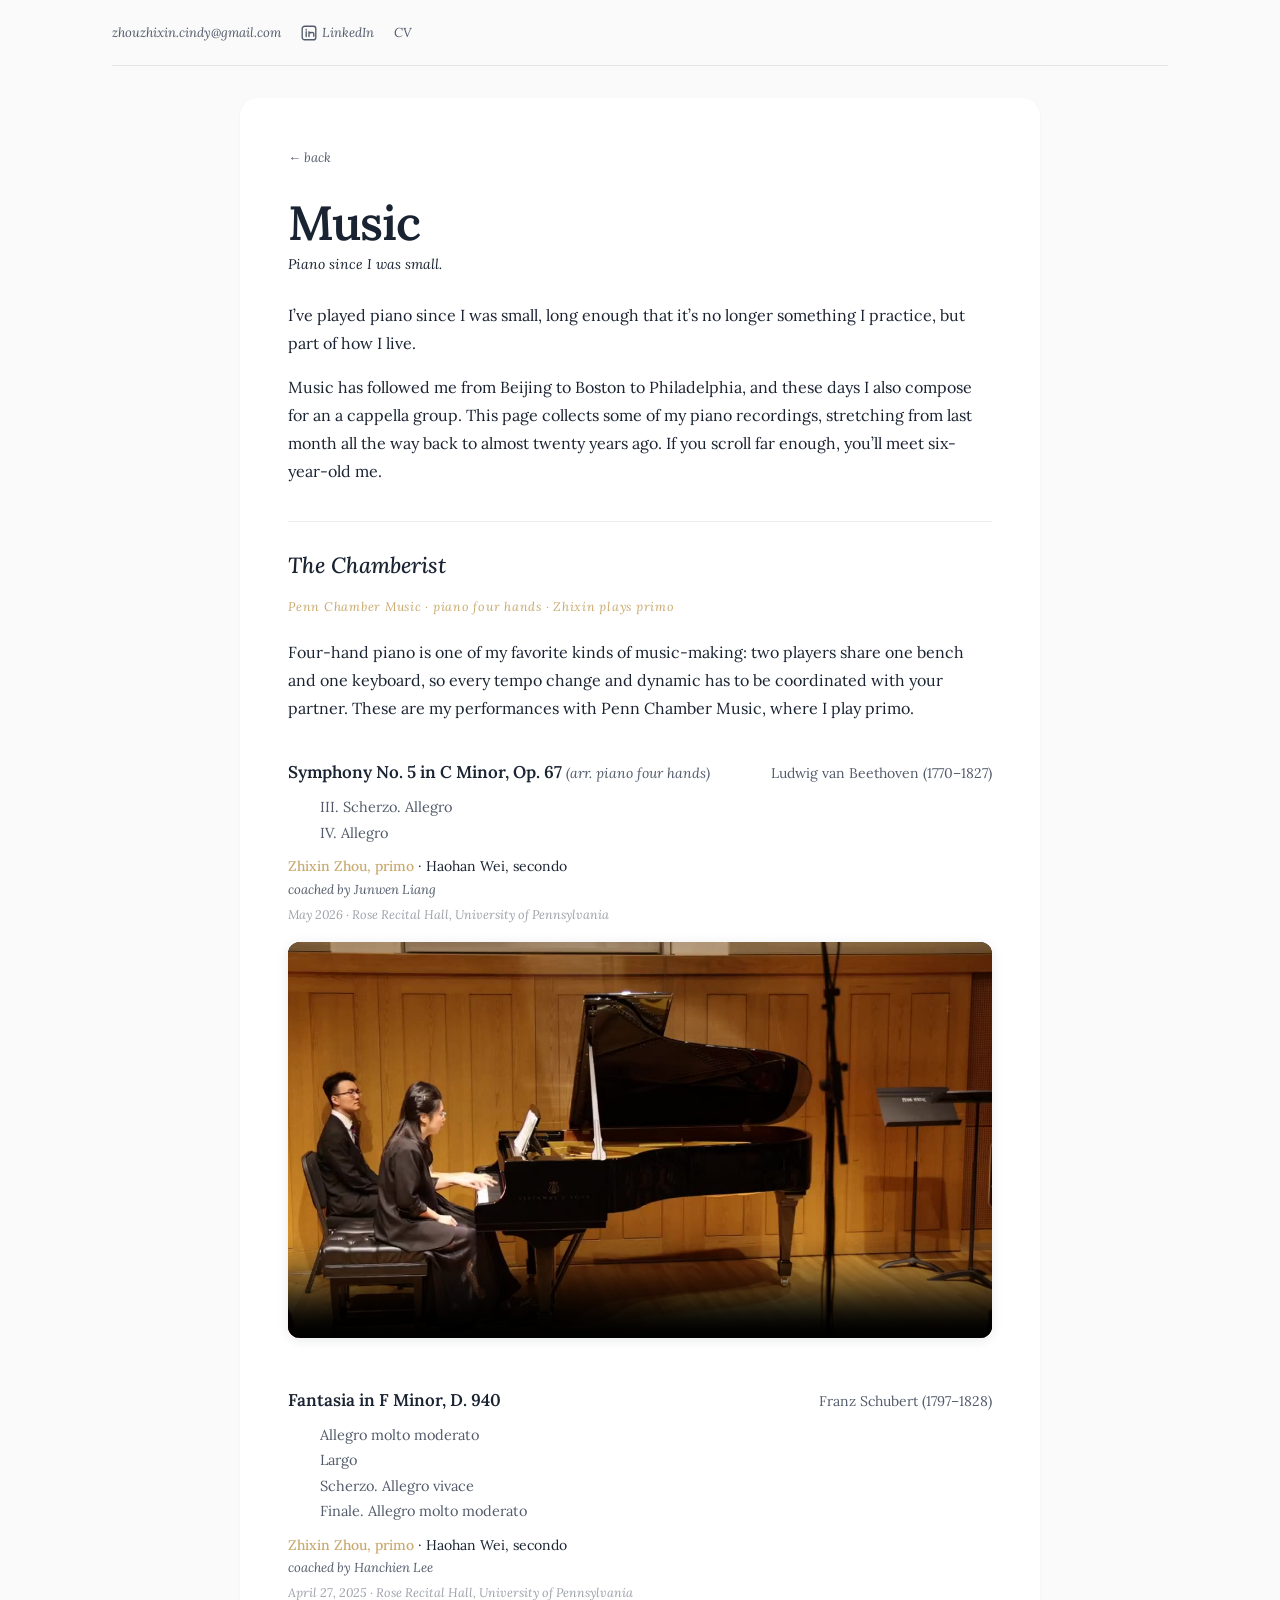
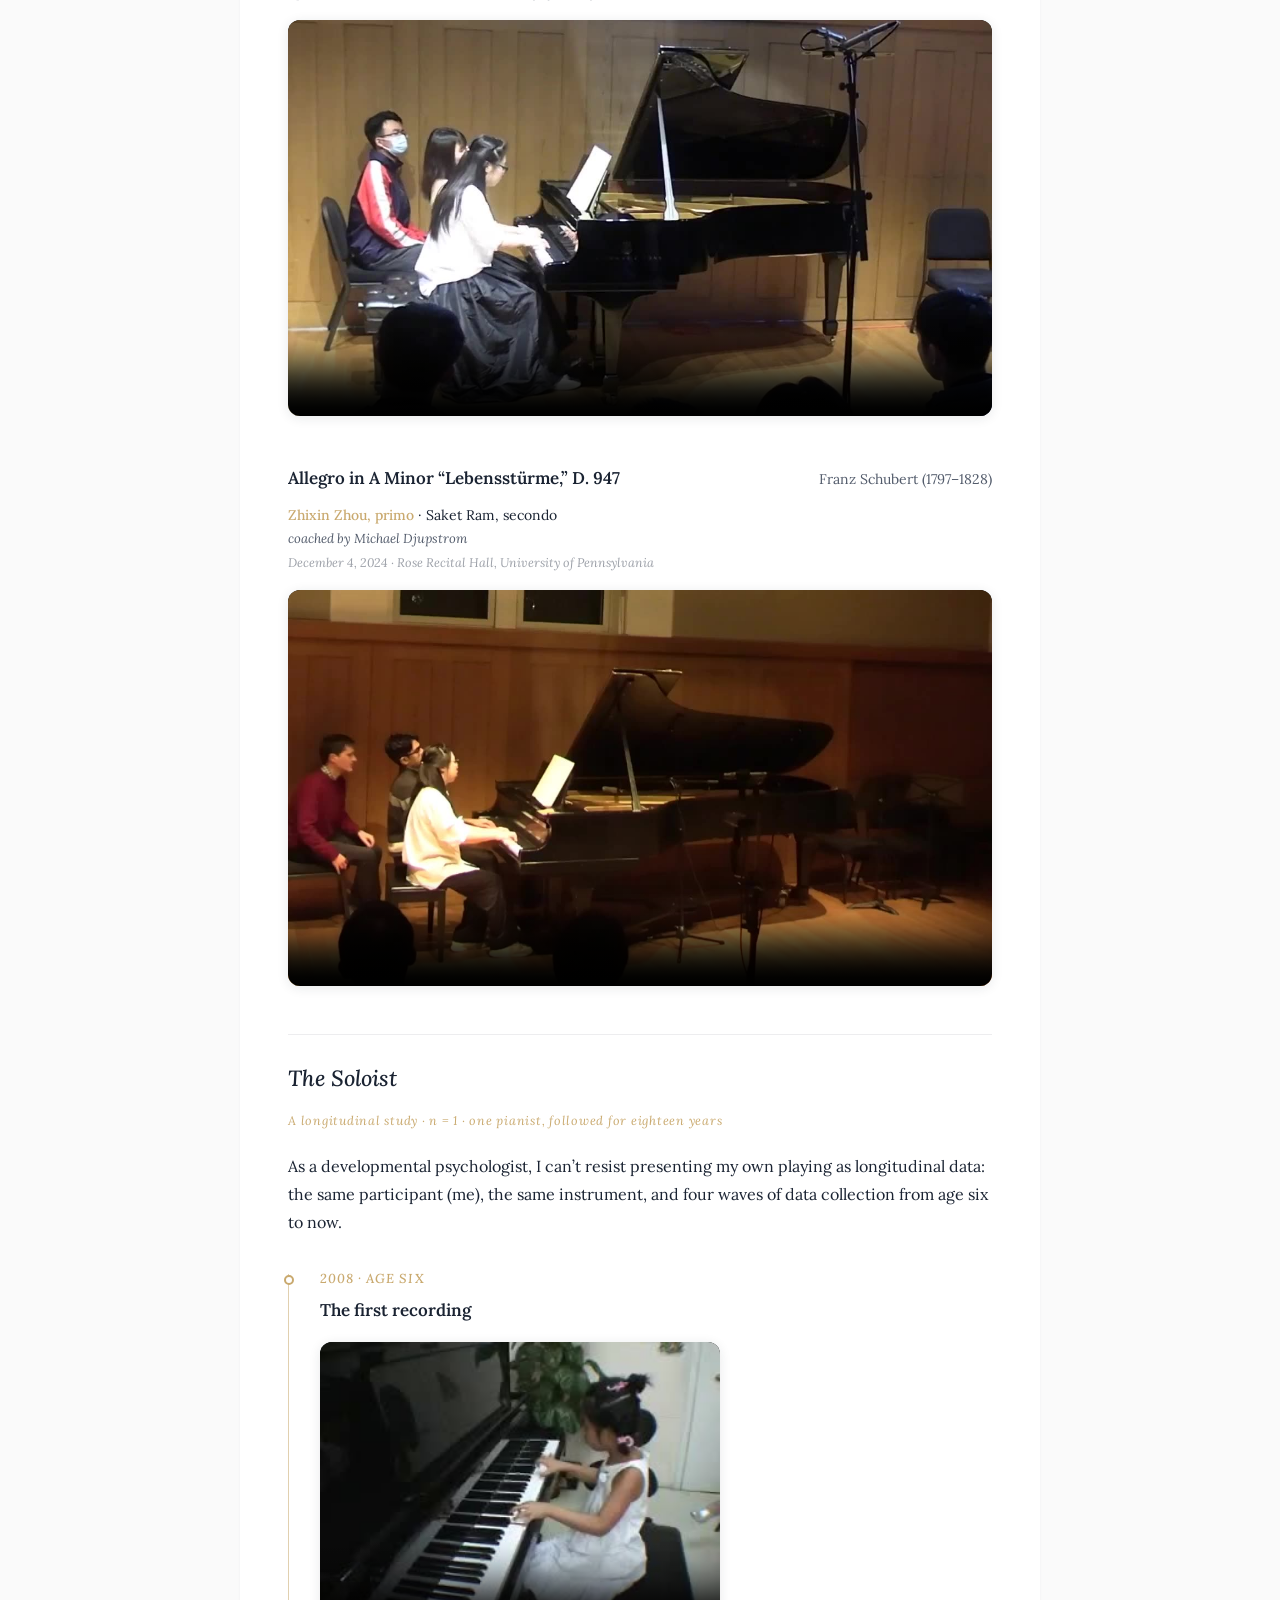
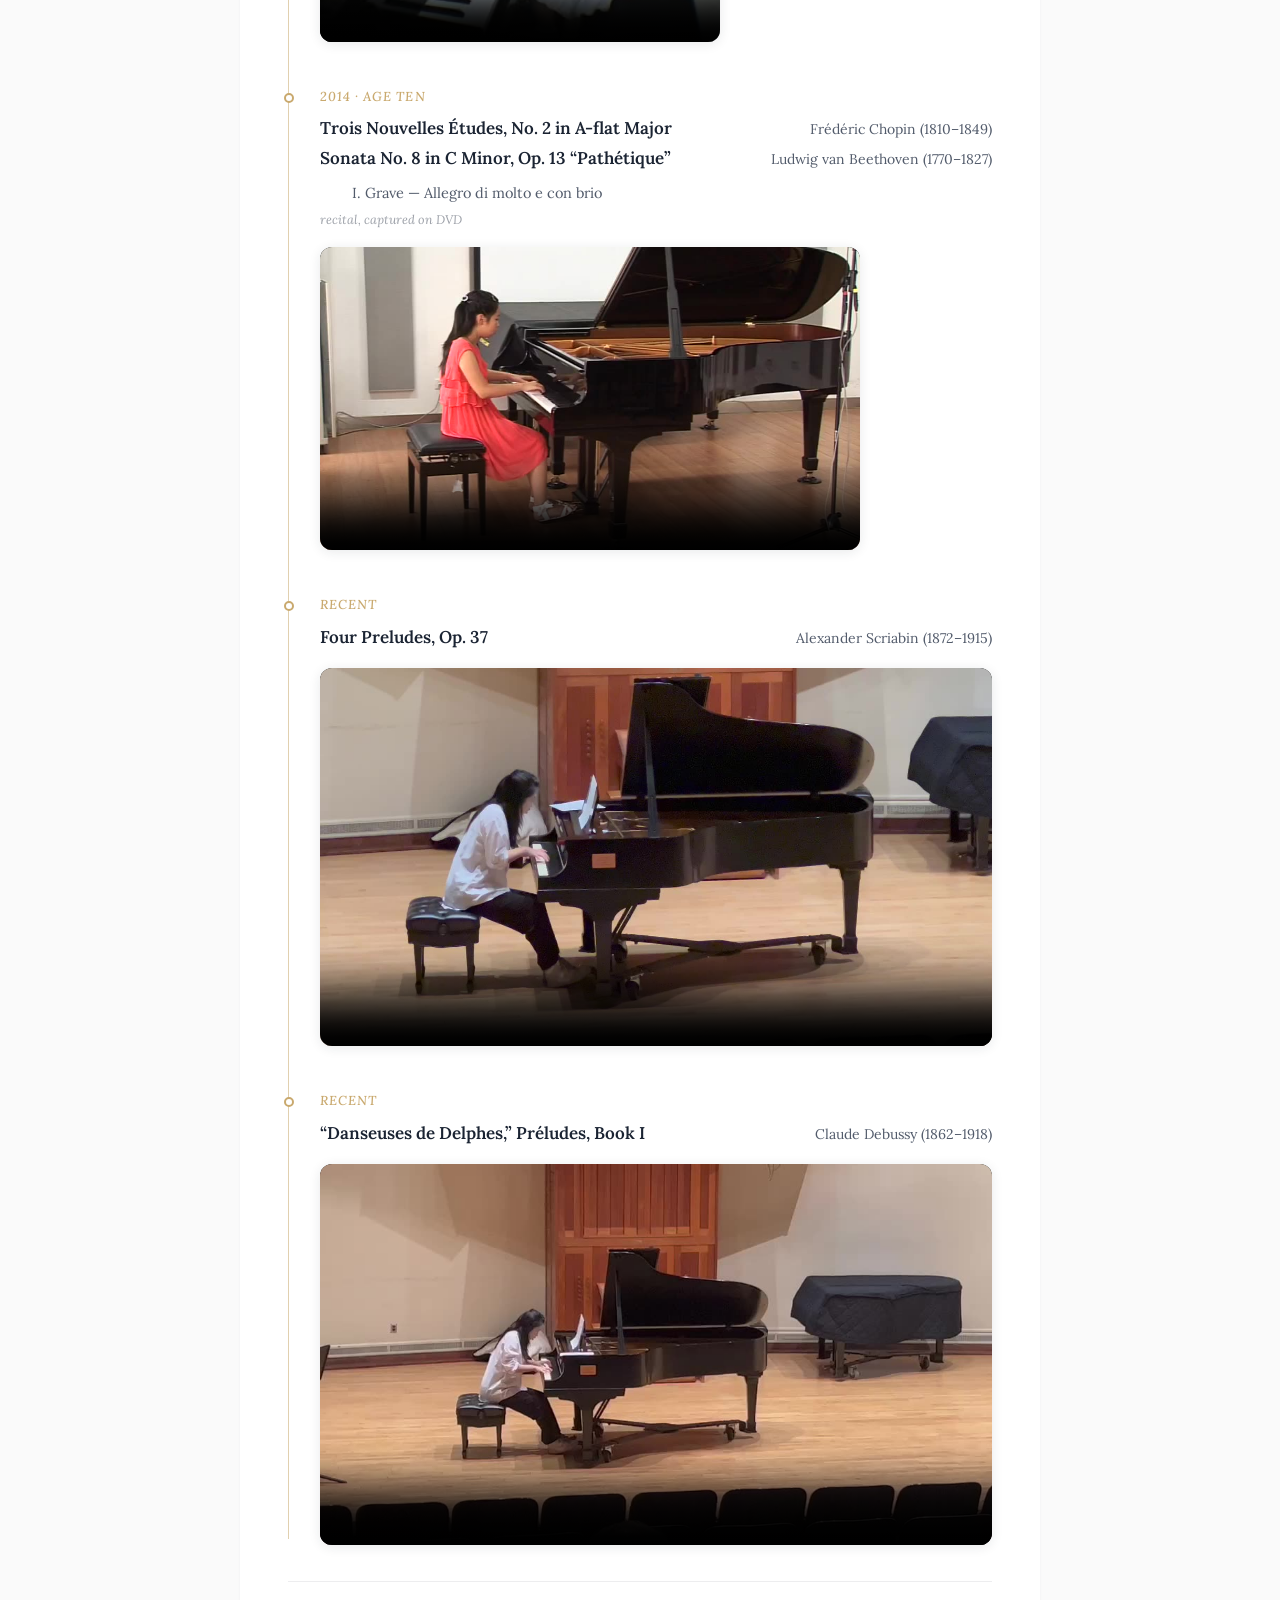
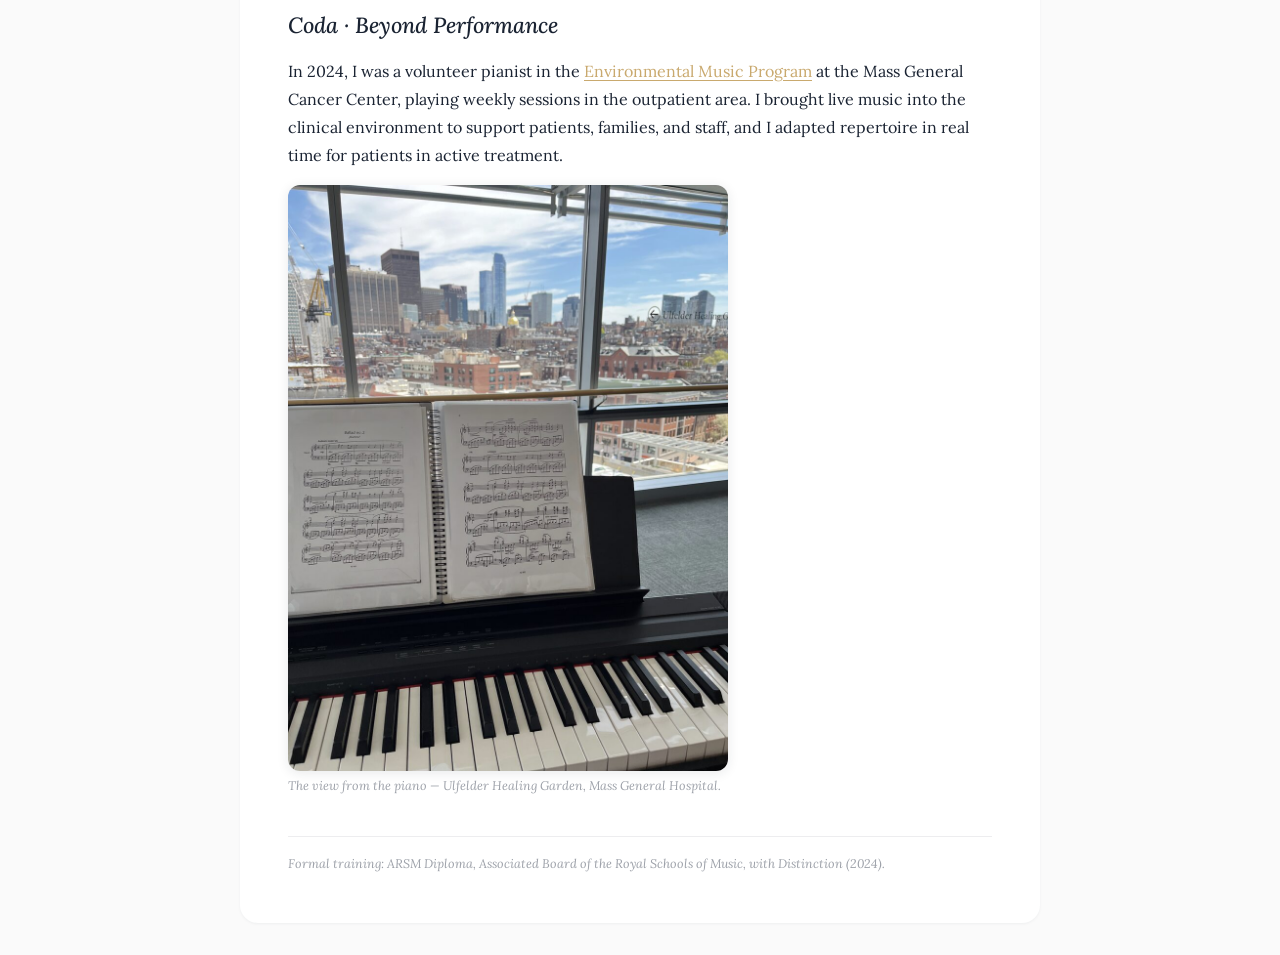
<file: music.html>
<!DOCTYPE html>
<html lang="en">
<head>
  <meta charset="UTF-8">
  <meta name="viewport" content="width=device-width, initial-scale=1.0">
  <title>Music — Zhixin Zhou</title>
  <link rel="stylesheet" href="style.css">
  <link rel="preconnect" href="https://fonts.googleapis.com">
  <link rel="preconnect" href="https://fonts.gstatic.com" crossorigin>
  <link href="https://fonts.googleapis.com/css2?family=Lora:ital,wght@0,400;0,500;0,600;0,700;1,400;1,500;1,600&display=swap" rel="stylesheet">
</head>
<body>
<div class="container">
<header class="topbar">
  <div class="topbar-left">
    <a href="mailto:zhouzhixin.cindy@gmail.com">zhouzhixin.cindy@gmail.com</a>
    <a href="https://www.linkedin.com/in/zhou-zhixin" target="_blank" rel="noopener">
      <svg viewBox="0 0 20 20" width="16" height="16" fill="none" stroke="#525B6B" stroke-width="1.7" stroke-linecap="round" stroke-linejoin="round">
        <rect x="1.5" y="1.5" width="17" height="17" rx="3"/>
        <line x1="6.5" y1="8.5" x2="6.5" y2="14.5"/>
        <line x1="6.5" y1="5.5" x2="6.5" y2="6.2"/>
        <path d="M10 8.5 v6 M10 11 c0-2 6-2.5 6 0 v3"/>
      </svg>
      LinkedIn
    </a>
    <a href="cv.pdf" target="_blank">CV</a>
  </div>
</header>

<main class="page-content">
  <a class="back-link" href="index.html">&larr; back</a>

  <h1 class="page-title">Music</h1>
  <p class="page-subtitle">Piano since I was small.</p>

  <div class="page-body">

    <p>
      I&rsquo;ve played piano since I was small, long enough that it&rsquo;s no longer something I practice,
      but part of how I live.
    </p>
    <p>
      Music has followed me from Beijing to Boston to Philadelphia, and these days I also compose for an
      a cappella group. This page collects some of my piano recordings, stretching from last month all the way
      back to almost twenty years ago. If you scroll far enough, you&rsquo;ll meet six-year-old me.
    </p>

    <!-- ══════════ THE CHAMBERIST ══════════ -->
    <h3 class="music-heading">The Chamberist</h3>
    <p class="music-sub">Penn Chamber Music &middot; piano four hands &middot; Zhixin plays primo</p>

    <p>
      Four-hand piano is one of my favorite kinds of music-making: two players share one bench and one keyboard,
      so every tempo change and dynamic has to be coordinated with your partner. These are my performances with
      Penn Chamber Music, where I play primo.
    </p>

    <!-- Beethoven 5 — May 2026 -->
    <div class="program-piece">
      <div class="piece-head">
        <span class="piece-title">Symphony No. 5 in C Minor, Op. 67 <span class="piece-note">(arr. piano four hands)</span></span>
        <span class="piece-composer">Ludwig van Beethoven (1770&ndash;1827)</span>
      </div>
      <ul class="piece-movements">
        <li>III. Scherzo. Allegro</li>
        <li>IV. Allegro</li>
      </ul>
      <p class="piece-credit"><span class="primo">Zhixin Zhou, primo</span> &middot; Haohan Wei, secondo<br>
        <span class="piece-coach">coached by Junwen Liang</span></p>
      <p class="piece-meta">May 2026 &middot; Rose Recital Hall, University of Pennsylvania</p>
      <video class="perf-video" controls preload="none" poster="videos/posters/chamber-beethoven-symphony5.jpg">
        <source src="videos/chamber-beethoven-symphony5.mp4" type="video/mp4">
      </video>
    </div>

    <!-- Fantasia — Apr 27, 2025 -->
    <div class="program-piece">
      <div class="piece-head">
        <span class="piece-title">Fantasia in F Minor, D. 940</span>
        <span class="piece-composer">Franz Schubert (1797&ndash;1828)</span>
      </div>
      <ul class="piece-movements">
        <li>Allegro molto moderato</li>
        <li>Largo</li>
        <li>Scherzo. Allegro vivace</li>
        <li>Finale. Allegro molto moderato</li>
      </ul>
      <p class="piece-credit"><span class="primo">Zhixin Zhou, primo</span> &middot; Haohan Wei, secondo<br>
        <span class="piece-coach">coached by Hanchien Lee</span></p>
      <p class="piece-meta">April 27, 2025 &middot; Rose Recital Hall, University of Pennsylvania</p>
      <video class="perf-video" controls preload="none" poster="videos/posters/chamber-schubert-fantasie.jpg">
        <source src="videos/chamber-schubert-fantasie.mp4" type="video/mp4">
      </video>
    </div>

    <!-- Lebensstürme — Dec 4, 2024 -->
    <div class="program-piece">
      <div class="piece-head">
        <span class="piece-title">Allegro in A Minor &ldquo;Lebensst&uuml;rme,&rdquo; D. 947</span>
        <span class="piece-composer">Franz Schubert (1797&ndash;1828)</span>
      </div>
      <p class="piece-credit"><span class="primo">Zhixin Zhou, primo</span> &middot; Saket Ram, secondo<br>
        <span class="piece-coach">coached by Michael Djupstrom</span></p>
      <p class="piece-meta">December 4, 2024 &middot; Rose Recital Hall, University of Pennsylvania</p>
      <video class="perf-video" controls preload="none" poster="videos/posters/chamber-schubert-lebenssturme.jpg">
        <source src="videos/chamber-schubert-lebenssturme.mp4" type="video/mp4">
      </video>
    </div>

    <!-- ══════════ THE SOLOIST ══════════ -->
    <h3 class="music-heading">The Soloist</h3>
    <p class="music-sub">A longitudinal study &middot; n&nbsp;=&nbsp;1 &middot; one pianist, followed for eighteen years</p>

    <p>
      As a developmental psychologist, I can&rsquo;t resist presenting my own playing as longitudinal data:
      the same participant (me), the same instrument, and four waves of data collection from age six to now.
    </p>

    <div class="timeline">

      <div class="timeline-item">
        <p class="timeline-year">2008 &middot; age six</p>
        <div class="piece-head">
          <!-- TODO: piece title for the age-6 recording -->
          <span class="piece-title">The first recording</span>
        </div>
        <video class="perf-video perf-video-sd" controls preload="none" poster="videos/posters/solo-2008-age6.jpg">
          <source src="videos/solo-2008-age6.mp4" type="video/mp4">
        </video>
      </div>

      <div class="timeline-item">
        <p class="timeline-year">2014 &middot; age ten</p>
        <div class="piece-head">
          <span class="piece-title">Trois Nouvelles &Eacute;tudes, No. 2 in A-flat Major</span>
          <span class="piece-composer">Fr&eacute;d&eacute;ric Chopin (1810&ndash;1849)</span>
        </div>
        <div class="piece-head">
          <span class="piece-title">Sonata No. 8 in C Minor, Op. 13 &ldquo;Path&eacute;tique&rdquo;</span>
          <span class="piece-composer">Ludwig van Beethoven (1770&ndash;1827)</span>
        </div>
        <ul class="piece-movements">
          <li>I. Grave &mdash; Allegro di molto e con brio</li>
        </ul>
        <p class="piece-meta">recital, captured on DVD</p>
        <video class="perf-video perf-video-md" controls preload="none" poster="videos/posters/solo-2014-age10.jpg">
          <source src="videos/solo-2014-age10.mp4" type="video/mp4">
        </video>
      </div>

      <div class="timeline-item">
        <p class="timeline-year">Recent</p>
        <div class="piece-head">
          <span class="piece-title">Four Preludes, Op. 37</span>
          <span class="piece-composer">Alexander Scriabin (1872&ndash;1915)</span>
        </div>
        <video class="perf-video" controls preload="none" poster="videos/posters/solo-scriabin-preludes.jpg">
          <source src="videos/solo-scriabin-preludes.mp4" type="video/mp4">
        </video>
      </div>

      <div class="timeline-item">
        <p class="timeline-year">Recent</p>
        <div class="piece-head">
          <span class="piece-title">&ldquo;Danseuses de Delphes,&rdquo; Pr&eacute;ludes, Book I</span>
          <span class="piece-composer">Claude Debussy (1862&ndash;1918)</span>
        </div>
        <video class="perf-video" controls preload="none" poster="videos/posters/solo-debussy-danseuses.jpg">
          <source src="videos/solo-debussy-danseuses.mp4" type="video/mp4">
        </video>
      </div>

    </div>

    <!-- ══════════ CODA ══════════ -->
    <h3 class="music-heading">Coda &middot; Beyond Performance</h3>
    <p>
      In 2024, I was a volunteer pianist in the
      <a href="https://www.massgeneral.org/cancer-center/patient-and-family-resources/supportive-care/environmental-music-program" target="_blank" rel="noopener">Environmental Music Program</a>
      at the Mass General Cancer Center, playing weekly sessions in the outpatient area. I brought live music
      into the clinical environment to support patients, families, and staff, and I adapted repertoire in real time
      for patients in active treatment.
    </p>
    <img class="music-photo" src="images/environmental-music-mgh.jpg"
         alt="Sheet music on a piano overlooking the Boston skyline, at the Ulfelder Healing Garden, Mass General Hospital">
    <p class="piece-meta">The view from the piano &mdash; Ulfelder Healing Garden, Mass General Hospital.</p>

    <p class="piece-meta music-footnote">Formal training: ARSM Diploma, Associated Board of the Royal Schools of Music, with Distinction (2024).</p>

  </div>
</main>
</div>
</body>
</html>
</file>
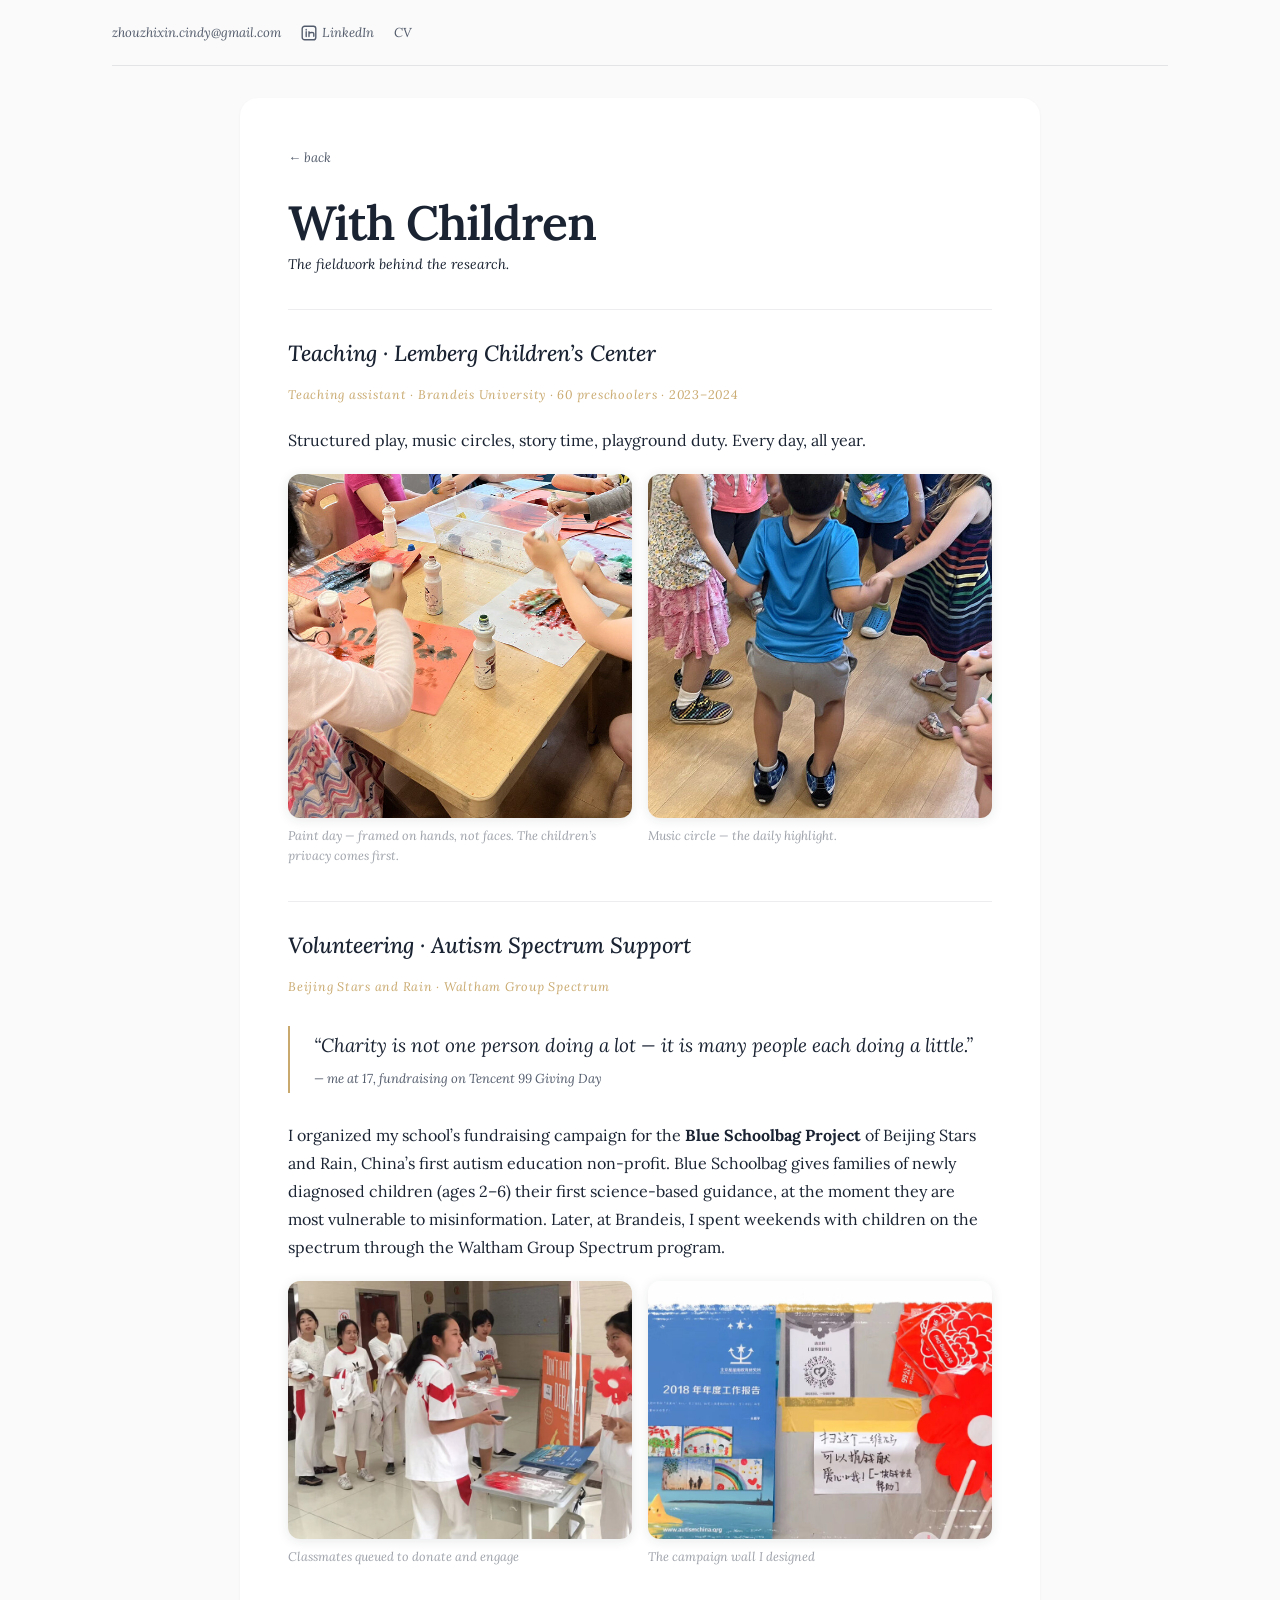
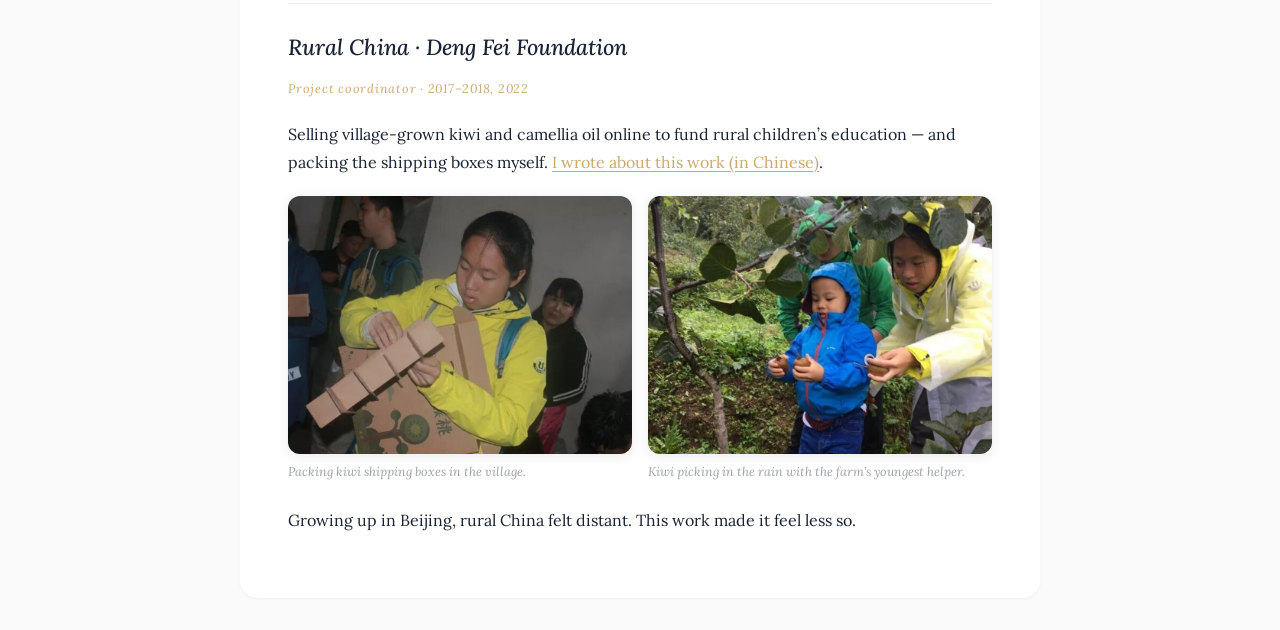
<file: with-children.html>
<!DOCTYPE html>
<html lang="en">
<head>
  <meta charset="UTF-8">
  <meta name="viewport" content="width=device-width, initial-scale=1.0">
  <title>With Children — Zhixin Zhou</title>
  <link rel="stylesheet" href="style.css">
  <link rel="preconnect" href="https://fonts.googleapis.com">
  <link rel="preconnect" href="https://fonts.gstatic.com" crossorigin>
  <link href="https://fonts.googleapis.com/css2?family=Lora:ital,wght@0,400;0,500;0,600;0,700;1,400;1,500;1,600&display=swap" rel="stylesheet">
</head>
<body>
<div class="container">
<header class="topbar">
  <div class="topbar-left">
    <a href="mailto:zhouzhixin.cindy@gmail.com">zhouzhixin.cindy@gmail.com</a>
    <a href="https://www.linkedin.com/in/zhou-zhixin" target="_blank" rel="noopener">
      <svg viewBox="0 0 20 20" width="16" height="16" fill="none" stroke="#525B6B" stroke-width="1.7" stroke-linecap="round" stroke-linejoin="round">
        <rect x="1.5" y="1.5" width="17" height="17" rx="3"/>
        <line x1="6.5" y1="8.5" x2="6.5" y2="14.5"/>
        <line x1="6.5" y1="5.5" x2="6.5" y2="6.2"/>
        <path d="M10 8.5 v6 M10 11 c0-2 6-2.5 6 0 v3"/>
      </svg>
      LinkedIn
    </a>
    <a href="cv.pdf" target="_blank">CV</a>
  </div>
</header>

<main class="page-content">
  <a class="back-link" href="index.html">&larr; back</a>

  <h1 class="page-title">With Children</h1>
  <p class="page-subtitle">The fieldwork behind the research.</p>

  <div class="page-body">

    <!-- ══════════ LEMBERG ══════════ -->
    <h3 class="music-heading">Teaching &middot; Lemberg Children&rsquo;s Center</h3>
    <p class="music-sub">Teaching assistant &middot; Brandeis University &middot; 60 preschoolers &middot; 2023&ndash;2024</p>

    <p>
      Structured play, music circles, story time, playground duty. Every day, all year.
    </p>

    <div class="photo-grid photo-grid-2 photo-grid-sq">
      <figure>
        <img src="images/lemberg-hands-paint.jpg" alt="Preschoolers' hands dot-painting around a classroom table">
        <figcaption>Paint day &mdash; framed on hands, not faces. The children&rsquo;s privacy comes first.</figcaption>
      </figure>
      <figure>
        <img src="images/lemberg-hands-circle.jpg" alt="Preschoolers holding hands in a dance circle during music time">
        <figcaption>Music circle &mdash; the daily highlight.</figcaption>
      </figure>
    </div>


    <!-- ══════════ AUTISM SUPPORT ══════════ -->
    <h3 class="music-heading">Volunteering &middot; Autism Spectrum Support</h3>
    <p class="music-sub">Beijing Stars and Rain &middot; Waltham Group Spectrum</p>

    <blockquote class="pull-quote">
      &ldquo;Charity is not one person doing a lot &mdash; it is many people each doing a little.&rdquo;
      <span class="pull-quote-attr">&mdash; me at 17, fundraising on Tencent 99 Giving Day</span>
    </blockquote>

    <p>
      I organized my school&rsquo;s fundraising campaign for the <strong>Blue Schoolbag Project</strong> of
      Beijing Stars and Rain, China&rsquo;s first autism education non-profit. Blue Schoolbag gives families of
      newly diagnosed children (ages 2&ndash;6) their first science-based guidance, at the moment they are most
      vulnerable to misinformation. Later, at Brandeis, I spent weekends with children on the spectrum through
      the Waltham Group Spectrum program.
    </p>

    <div class="photo-grid photo-grid-2 photo-grid-l">
      <figure>
        <img src="images/autism-booth-crop.jpg" alt="Zhixin, 17, pitching the Blue Schoolbag Project to a crowd of schoolmates at the campaign booth">
        <figcaption>Classmates queued to donate and engage</figcaption>
      </figure>
      <figure>
        <img src="images/autism-wall-crop.jpg" alt="The campaign wall the team designed: Stars and Rain posters, scan-to-donate QR codes, and 99 Giving Day paper flowers">
        <figcaption>The campaign wall I designed</figcaption>
      </figure>
    </div>

    <!-- ══════════ DENG FEI ══════════ -->
    <h3 class="music-heading">Rural China &middot; Deng Fei Foundation</h3>
    <p class="music-sub">Project coordinator &middot; 2017&ndash;2018, 2022</p>

    <p>
      Selling village-grown kiwi and camellia oil online to fund rural children&rsquo;s education &mdash;
      and packing the shipping boxes myself.
      <a href="https://mp.weixin.qq.com/s/mNlyb6OxC1ARF537sQ4y5g" target="_blank" rel="noopener">I wrote about this work (in Chinese)</a>.
    </p>

    <div class="photo-grid photo-grid-2 photo-grid-l">
      <figure>
        <img src="images/dengfei-boxes.jpg" alt="Zhixin assembling cardboard shipping boxes for the kiwi harvest">
        <figcaption>Packing kiwi shipping boxes in the village.</figcaption>
      </figure>
      <figure>
        <img src="images/dengfei-orchard.jpg" style="object-position: 50% 40%;" alt="Zhixin helping a young village child pick kiwis in the rain">
        <figcaption>Kiwi picking in the rain with the farm&rsquo;s youngest helper.</figcaption>
      </figure>
    </div>

    <p style="margin-top: 1.5rem;">
      Growing up in Beijing, rural China felt distant. This work made it feel less so.
    </p>

  </div>
</main>
</div>
</body>
</html>
</file>
<file: style.css>
*, *::before, *::after {
  box-sizing: border-box;
  margin: 0;
  padding: 0;
}

body {
  background-color: #FAFAFA;
  font-family: 'Lora', Georgia, serif;
  color: #1A2332;
  min-height: 100vh;
}

/* ── Container ── */
.container {
  max-width: 1200px;
  margin: 0 auto;
  padding: 0 4.5rem;
}

/* ── Top bar ── */
.topbar {
  display: flex;
  justify-content: space-between;
  align-items: center;
  padding: 1.5rem 0;
  border-bottom: 1px solid rgba(26, 35, 50, 0.1);
}

.topbar-left {
  display: flex;
  align-items: center;
  gap: 1.25rem;
}

.topbar-left a {
  font-style: italic;
  font-size: 13px;
  color: #525B6B;
  text-decoration: none;
  display: flex;
  align-items: center;
  gap: 5px;
}

.topbar-left a:hover { text-decoration: underline; text-underline-offset: 3px; }

.topbar-right {
  font-style: italic;
  font-size: 12px;
  color: #9CA0A8;
}

/* ── Hero (2-column grid) ── */
.hero-section {
  display: grid;
  grid-template-columns: 200px 1fr;
  gap: 3rem;
  align-items: start;
  padding: 3rem 0 2rem;
}

.hero-left {
  display: flex;
  justify-content: center;
}

.hero-right {
  display: flex;
  flex-direction: column;
}

.hero-divider {
  width: 60px;
  height: 0.5px;
  background: #C9A96E;
  margin-bottom: 1.5rem;
}

.hero-photo {
  width: 180px;
  height: 180px;
  border-radius: 50%;
  object-fit: cover;
  display: block;
  box-shadow: 0 2px 12px rgba(26, 35, 50, 0.08);
}

.hero-name {
  font-style: normal;
  font-weight: 600;
  font-size: 52px;
  line-height: 1;
  color: #1A2332;
  letter-spacing: -0.02em;
  margin-bottom: 0.5rem;
}

.hero-pronunciation {
  font-style: italic;
  font-size: 13px;
  color: #525B6B;
  margin-bottom: 1.25rem;
}

.pronunciation {
  font-style: italic;
  font-size: 13px;
  color: #525B6B;
  margin-bottom: 1.25rem;
}

/* ── Name guide ── */
.name-guide {
  display: flex;
  align-items: center;
  flex-wrap: wrap;
  gap: 0.6rem;
  font-style: italic;
  font-size: 13.5px;
  color: #525B6B;
  margin-bottom: 1.25rem;
}

.say-btn {
  width: 32px;
  height: 32px;
  border-radius: 50%;
  border: 1px solid #C9A96E;
  background: #FFFFFF;
  cursor: pointer;
  display: flex;
  align-items: center;
  justify-content: center;
  flex-shrink: 0;
  animation: say-pulse 2.8s ease-out infinite;
  transition: background 0.15s;
}

.say-btn:hover { background: rgba(201, 169, 110, 0.12); animation: none; }

@keyframes say-pulse {
  0%   { box-shadow: 0 0 0 0 rgba(201, 169, 110, 0.45); }
  55%  { box-shadow: 0 0 0 9px rgba(201, 169, 110, 0); }
  100% { box-shadow: 0 0 0 0 rgba(201, 169, 110, 0); }
}

.name-guide .hanzi { font-style: normal; }

.name-guide .say { color: #C9A96E; font-weight: 500; }

.name-dot { color: #9CA0A8; }

.say-hint {
  border-bottom: 0.5px dotted #C9A96E;
  padding-bottom: 1px;
  cursor: help;
}

.name-detail {
  font-style: italic;
  font-size: 12.5px;
  color: #9CA0A8;
  max-height: 0;
  opacity: 0;
  overflow: hidden;
  margin: -0.9rem 0 1.25rem;
  transition: max-height 0.3s ease, opacity 0.3s ease;
}

.name-guide:hover + .name-detail,
.name-detail:hover {
  max-height: 2.5em;
  opacity: 1;
}

.pronounce-tooltip {
  position: relative;
  cursor: help;
  border-bottom: 0.5px dotted #525B6B;
  padding-bottom: 1px;
}

.pronounce-tooltip .tooltip-text {
  visibility: hidden;
  opacity: 0;
  position: absolute;
  top: calc(100% + 8px);
  left: 0;
  transform: none;
  width: 280px;
  background: #1A2332;
  color: #FAFAFA;
  font-family: 'Lora', Georgia, serif;
  font-style: normal;
  font-size: 12px;
  font-weight: 400;
  line-height: 1.5;
  padding: 0.75rem 1rem;
  border-radius: 8px;
  box-shadow: 0 4px 16px rgba(26, 35, 50, 0.15);
  z-index: 100;
  transition: opacity 0.2s, visibility 0.2s;
  pointer-events: none;
  white-space: normal;
  text-align: left;
}

.pronounce-tooltip .tooltip-text::after {
  content: '';
  position: absolute;
  bottom: 100%;
  left: 40px;
  transform: none;
  border: 5px solid transparent;
  border-bottom-color: #1A2332;
}

.pronounce-tooltip:hover .tooltip-text,
.pronounce-tooltip:focus .tooltip-text,
.pronounce-tooltip:focus-within .tooltip-text {
  visibility: visible;
  opacity: 1;
}

.hero-bio {
  font-style: italic;
  font-size: 17px;
  color: #1A2332;
  line-height: 1.5;
  max-width: 560px;
  margin-bottom: 0.85rem;
}

.hero-affil {
  font-size: 13px;
  color: #525B6B;
  margin-bottom: 1.5rem;
}

.hero-affil .ul {
  border-bottom: 0.5px solid #525B6B;
  padding-bottom: 1px;
}

.hero-about p {
  font-size: 16px;
  color: #1A2332;
  line-height: 1.75;
  max-width: 840px;
  margin-bottom: 1rem;
}

.hero-about p:last-child { margin-bottom: 0; }

.hero-about a {
  font-weight: 500;
  color: #C9A96E;
  text-decoration: none;
  border-bottom: 0.5px solid #C9A96E;
}

.hero-about a:hover { opacity: 0.8; }

.advisor {
  color: #C9A96E;
  border-bottom: 0.5px solid #C9A96E;
}

/* ── Card sections ── */
.cards-section {
  padding: 2rem 0 1rem;
}

.section-beyond {
  padding: 1.5rem 0 1rem;
}

.section-label {
  font-style: italic;
  font-weight: 500;
  font-size: 12px;
  color: #1A2332;
  letter-spacing: 0.12em;
  text-transform: uppercase;
  margin-bottom: 1.5rem;
}

.cards-grid {
  display: grid;
  gap: 1.5rem;
}

.grid-3 { grid-template-columns: repeat(3, 1fr); }
.grid-2 { grid-template-columns: repeat(2, 1fr); }

/* ── Card ── */
.card {
  background: #FFFFFF;
  border-radius: 16px;
  padding: 2rem 1.75rem;
  text-decoration: none;
  color: inherit;
  display: flex;
  flex-direction: column;
  cursor: pointer;
  box-shadow: 0 1px 3px rgba(26, 35, 50, 0.05);
  transition: transform 0.18s ease, box-shadow 0.18s ease;
}

.card:hover {
  transform: translateY(-2px);
  box-shadow: 0 8px 24px rgba(26, 35, 50, 0.06);
}

.card-sm {
  padding: 1.75rem 1.5rem;
}

.card-icon {
  height: 120px;
  display: flex;
  align-items: center;
  justify-content: center;
  margin-bottom: 1.25rem;
}

.card-icon svg {
  display: block;
  width: 100%;
  height: 100%;
}

.card-tag {
  font-style: italic;
  font-weight: 500;
  font-size: 11px;
  color: #C9A96E;
  letter-spacing: 0.05em;
  margin-bottom: 0.4rem;
}

.card-title {
  font-style: normal;
  font-weight: 600;
  font-size: 24px;
  color: #1A2332;
  line-height: 1.1;
  margin-bottom: 0.65rem;
}

.card-title-sm {
  font-size: 24px;
}

.card-body {
  font-size: 13px;
  color: #525B6B;
  line-height: 1.65;
  margin-bottom: 1rem;
}

.read-more {
  font-style: italic;
  font-size: 12px;
  color: #525B6B;
  margin-top: auto;
}

/* ── Inner pages ── */
.page-content {
  max-width: 800px;
  margin: 2rem auto;
  padding: 3rem;
  background: #FFFFFF;
  border-radius: 18px;
  box-shadow: 0 1px 3px rgba(26, 35, 50, 0.05);
}

.back-link {
  display: inline-block;
  font-style: italic;
  font-size: 13px;
  color: #525B6B;
  text-decoration: none;
  margin-bottom: 2rem;
}

.back-link:hover { text-decoration: underline; text-underline-offset: 3px; }

.page-title {
  font-style: normal;
  font-weight: 600;
  font-size: 48px;
  letter-spacing: -0.02em;
  line-height: 1.05;
  color: #1A2332;
  margin-bottom: 0.4rem;
}

.page-subtitle {
  font-style: italic;
  font-size: 14px;
  color: #1A2332;
  margin-bottom: 1.75rem;
}

.page-body {
  font-size: 16px;
  line-height: 1.75;
  color: #1A2332;
}

.page-body h3 {
  font-style: italic;
  font-weight: 500;
  font-size: 22px;
  color: #1A2332;
  margin-top: 2.5rem;
  margin-bottom: 0.75rem;
}

.page-body p { margin-bottom: 1rem; }

.page-body a {
  color: #C9A96E;
  text-underline-offset: 3px;
}

.page-body a:hover { opacity: 0.8; }

.placeholder-note {
  font-style: italic;
  color: #525B6B;
  background: rgba(82, 91, 107, 0.06);
  border-left: 2px solid rgba(82, 91, 107, 0.3);
  padding: 14px 20px;
  margin: 2rem 0;
  font-size: 14px;
}

/* ── Music page ── */
.music-heading {
  margin-top: 2.25rem !important;
  padding-top: 1.5rem;
  border-top: 1px solid rgba(26, 35, 50, 0.08);
}

.music-sub {
  font-style: italic;
  font-size: 12.5px;
  color: #C9A96E;
  letter-spacing: 0.06em;
  margin-bottom: 1.25rem !important;
}

.program-piece {
  margin: 2.25rem 0 3rem;
}

.piece-head {
  display: flex;
  justify-content: space-between;
  align-items: baseline;
  gap: 1.5rem;
}

.piece-title {
  font-weight: 600;
  font-size: 17px;
  color: #1A2332;
}

.piece-note {
  font-weight: 400;
  font-style: italic;
  font-size: 14px;
  color: #525B6B;
}

.piece-composer {
  font-size: 14px;
  color: #525B6B;
  white-space: nowrap;
}

.piece-movements {
  list-style: none;
  margin: 0.4rem 0 0 2rem;
  font-size: 14.5px;
  color: #525B6B;
  line-height: 1.75;
}

.piece-credit {
  font-size: 14px;
  margin: 0.65rem 0 0 !important;
  line-height: 1.6;
}

.primo {
  color: #C9A96E;
  font-weight: 500;
}

.piece-coach {
  font-style: italic;
  font-size: 13px;
  color: #525B6B;
}

.piece-meta {
  font-style: italic;
  font-size: 12.5px;
  color: #9CA0A8;
  margin: 0.2rem 0 0 !important;
}

.perf-video {
  display: block;
  width: 100%;
  margin-top: 1rem;
  border-radius: 12px;
  background: #000;
  box-shadow: 0 2px 12px rgba(26, 35, 50, 0.10);
}

.music-footnote {
  margin-top: 2.5rem !important;
  padding-top: 1rem;
  border-top: 1px solid rgba(26, 35, 50, 0.08);
}

.music-photo,
.page-photo {
  display: block;
  width: 100%;
  max-width: 440px;
  margin-top: 1rem;
  border-radius: 12px;
  box-shadow: 0 2px 12px rgba(26, 35, 50, 0.10);
}

/* ── With Children page ── */
.photo-grid {
  display: grid;
  gap: 1rem;
  margin: 1.25rem 0;
}

.photo-grid-2 { grid-template-columns: 1fr 1fr; }
.photo-grid-3 { grid-template-columns: 1fr 1fr 1fr; }

.photo-grid img {
  width: 100%;
  height: auto;
  aspect-ratio: 3 / 4;
  object-fit: cover;
  border-radius: 12px;
  box-shadow: 0 2px 12px rgba(26, 35, 50, 0.10);
  display: block;
}

.photo-grid-l img { aspect-ratio: 4 / 3; }
.photo-grid-sq img { aspect-ratio: 1 / 1; }
.photo-grid-land { max-width: 640px; }
.photo-grid-land img { aspect-ratio: 3 / 2; }

.photo-grid figure { margin: 0; }

.photo-grid figcaption {
  font-style: italic;
  font-size: 12.5px;
  color: #9CA0A8;
  line-height: 1.55;
  margin-top: 0.5rem;
}

.photo-strip { margin: 1.25rem 0; }

.photo-strip img {
  display: block;
  width: 100%;
  max-width: 700px;
  border-radius: 12px;
  box-shadow: 0 2px 12px rgba(26, 35, 50, 0.10);
}

.photo-strip figcaption {
  font-style: italic;
  font-size: 12.5px;
  color: #9CA0A8;
  line-height: 1.55;
  margin-top: 0.5rem;
}


.pull-quote {
  font-style: italic;
  font-size: 19px;
  line-height: 1.6;
  color: #1A2332;
  border-left: 2px solid #C9A96E;
  padding: 0.25rem 0 0.25rem 1.5rem;
  margin: 1.75rem 0;
}

.pull-quote-attr {
  display: block;
  font-size: 13px;
  color: #525B6B;
  margin-top: 0.5rem;
}

.field-notes {
  display: grid;
  grid-template-columns: 1fr 1fr;
  gap: 1.25rem;
  margin: 1.5rem 0 1rem;
}

.field-note {
  background: rgba(201, 169, 110, 0.07);
  border: 1px solid rgba(201, 169, 110, 0.35);
  border-radius: 12px;
  padding: 1.25rem 1.4rem;
  font-size: 14.5px;
  line-height: 1.7;
}

.field-note p { margin-bottom: 0; }

.field-note-label {
  font-style: italic;
  font-weight: 500;
  font-size: 11.5px;
  color: #C9A96E;
  letter-spacing: 0.1em;
  text-transform: uppercase;
  margin-bottom: 0.5rem !important;
}

.page-photo-wide { max-width: 560px; }

.ink-scene {
  display: block;
  width: 100%;
  max-width: 520px;
  margin: 1.5rem 0 0.25rem;
}

.section-icon {
  display: block;
  width: 64px;
  height: 64px;
  margin: 1.5rem 0 0.5rem;
}

.perf-video-sd { max-width: 400px; }
.perf-video-md { max-width: 540px; }

.timeline {
  position: relative;
  margin: 2rem 0 1rem;
  padding-left: 2rem;
}

.timeline::before {
  content: '';
  position: absolute;
  left: 0;
  top: 6px;
  bottom: 6px;
  width: 1px;
  background: #C9A96E;
  opacity: 0.55;
}

.timeline-item {
  position: relative;
  margin-bottom: 2.75rem;
}

.timeline-item:last-child { margin-bottom: 0.5rem; }

.timeline-item::before {
  content: '';
  position: absolute;
  left: calc(-2rem - 4.5px);
  top: 7px;
  width: 10px;
  height: 10px;
  border-radius: 50%;
  background: #FFFFFF;
  border: 2px solid #C9A96E;
}

.timeline-year {
  font-style: italic;
  font-weight: 500;
  font-size: 13px;
  color: #C9A96E;
  letter-spacing: 0.08em;
  text-transform: uppercase;
  margin-bottom: 0.35rem !important;
}

/* ── Ask Me Anything ── */
.ama-section { padding: 1.5rem 0 4rem; }

.ama-chat {
  background: rgba(255, 255, 255, 0.5);
  backdrop-filter: blur(6px);
  -webkit-backdrop-filter: blur(6px);
  border: 1px solid rgba(26, 35, 50, 0.08);
  border-radius: 16px;
  padding: 1.25rem 1.5rem 1.5rem;
  box-shadow: 0 1px 3px rgba(26, 35, 50, 0.05);
}

.ama-head {
  display: flex;
  align-items: center;
  padding-bottom: 0.8rem;
  border-bottom: 1px solid rgba(26, 35, 50, 0.08);
  margin-bottom: 0.9rem;
}

.ama-avatar-wrap { position: relative; display: inline-block; }

.ama-avatar {
  width: 38px;
  height: 38px;
  border-radius: 50%;
  object-fit: cover;
  display: block;
}

.ama-avatar-wrap::after {
  content: '';
  position: absolute;
  right: -1px;
  bottom: -1px;
  width: 11px;
  height: 11px;
  border-radius: 50%;
  background: #4CAF7D;
  border: 2px solid #FFFFFF;
}

/* typing indicator */
.ama-typing {
  display: none;
  padding: 0.8rem 1rem;
}

.ama-typing-on { display: flex; gap: 5px; align-items: center; }

.ama-typing span {
  width: 7px;
  height: 7px;
  border-radius: 50%;
  background: #9CA0A8;
  animation: ama-blink 1.2s infinite;
}

.ama-typing span:nth-child(2) { animation-delay: 0.2s; }
.ama-typing span:nth-child(3) { animation-delay: 0.4s; }

@keyframes ama-blink {
  0%, 60%, 100% { opacity: 0.3; transform: translateY(0); }
  30% { opacity: 1; transform: translateY(-3px); }
}

/* bubble arrival */
.ama-hidden { display: none; }

.ama-pop { animation: ama-pop-in 0.3s ease-out; }

@keyframes ama-pop-in {
  from { opacity: 0; transform: translateY(8px) scale(0.97); }
  to   { opacity: 1; transform: translateY(0) scale(1); }
}

.ama-day {
  text-align: center;
  font-size: 11px;
  color: #9CA0A8;
  letter-spacing: 0.08em;
  text-transform: uppercase;
  margin-bottom: 1rem;
}

.ama-bubble {
  max-width: min(78%, 480px);
  padding: 0.65rem 1rem;
  border-radius: 18px;
  font-size: 14.5px;
  line-height: 1.5;
  margin-bottom: 0.6rem;
  width: fit-content;
}

.ama-in {
  background: rgba(26, 35, 50, 0.06);
  color: #1A2332;
  border-bottom-left-radius: 5px;
}

.ama-out {
  background: #C9A96E;
  color: #FFFFFF;
  border-bottom-right-radius: 5px;
  margin-left: auto;
}

.ama-inputrow {
  display: flex;
  gap: 0.6rem;
  margin-top: 1.1rem;
}

.ama-inputrow input {
  flex: 1;
  border: 1px solid rgba(26, 35, 50, 0.18);
  border-radius: 999px;
  padding: 0.6rem 1.1rem;
  font-family: 'Lora', Georgia, serif;
  font-size: 14.5px;
  color: #1A2332;
  background: #FAFAFA;
  outline: none;
}

.ama-inputrow input:focus { border-color: #C9A96E; }

.ama-inputrow button {
  width: 38px;
  height: 38px;
  border-radius: 50%;
  border: none;
  background: #C9A96E;
  cursor: pointer;
  display: flex;
  align-items: center;
  justify-content: center;
  flex-shrink: 0;
  transition: opacity 0.15s;
  animation: say-pulse 2.8s ease-out infinite;
}

.ama-inputrow button:hover { opacity: 0.85; }

.ama-note {
  font-style: italic;
  font-size: 12.5px;
  color: #9CA0A8;
  margin-top: 0.85rem;
}

/* ── Responsive ── */
@media (max-width: 1024px) {
  .hero-section {
    grid-template-columns: 1fr;
    padding: 2rem 0 1.5rem;
    gap: 1.5rem;
  }
}

@media (max-width: 768px) {
  .container { padding: 0 1.5rem; }
  .piece-head { flex-direction: column; gap: 0.1rem; }
  .piece-composer { white-space: normal; }
  .timeline { padding-left: 1.25rem; }
  .timeline-item::before { left: calc(-1.25rem - 4.5px); }
  .field-notes { grid-template-columns: 1fr; }
  .photo-grid-2, .photo-grid-3 { grid-template-columns: 1fr 1fr; }
  .hero-name { font-size: 42px; }
  .cards-section { padding: 1.5rem 0 0.5rem; }
  .section-beyond { padding: 1rem 0 2rem; }
  .grid-3, .grid-2 { grid-template-columns: 1fr; }
  .page-content { margin: 1rem auto; padding: 1.75rem; border-radius: 12px; }
  .page-title { font-size: 36px; }
}
</file>
